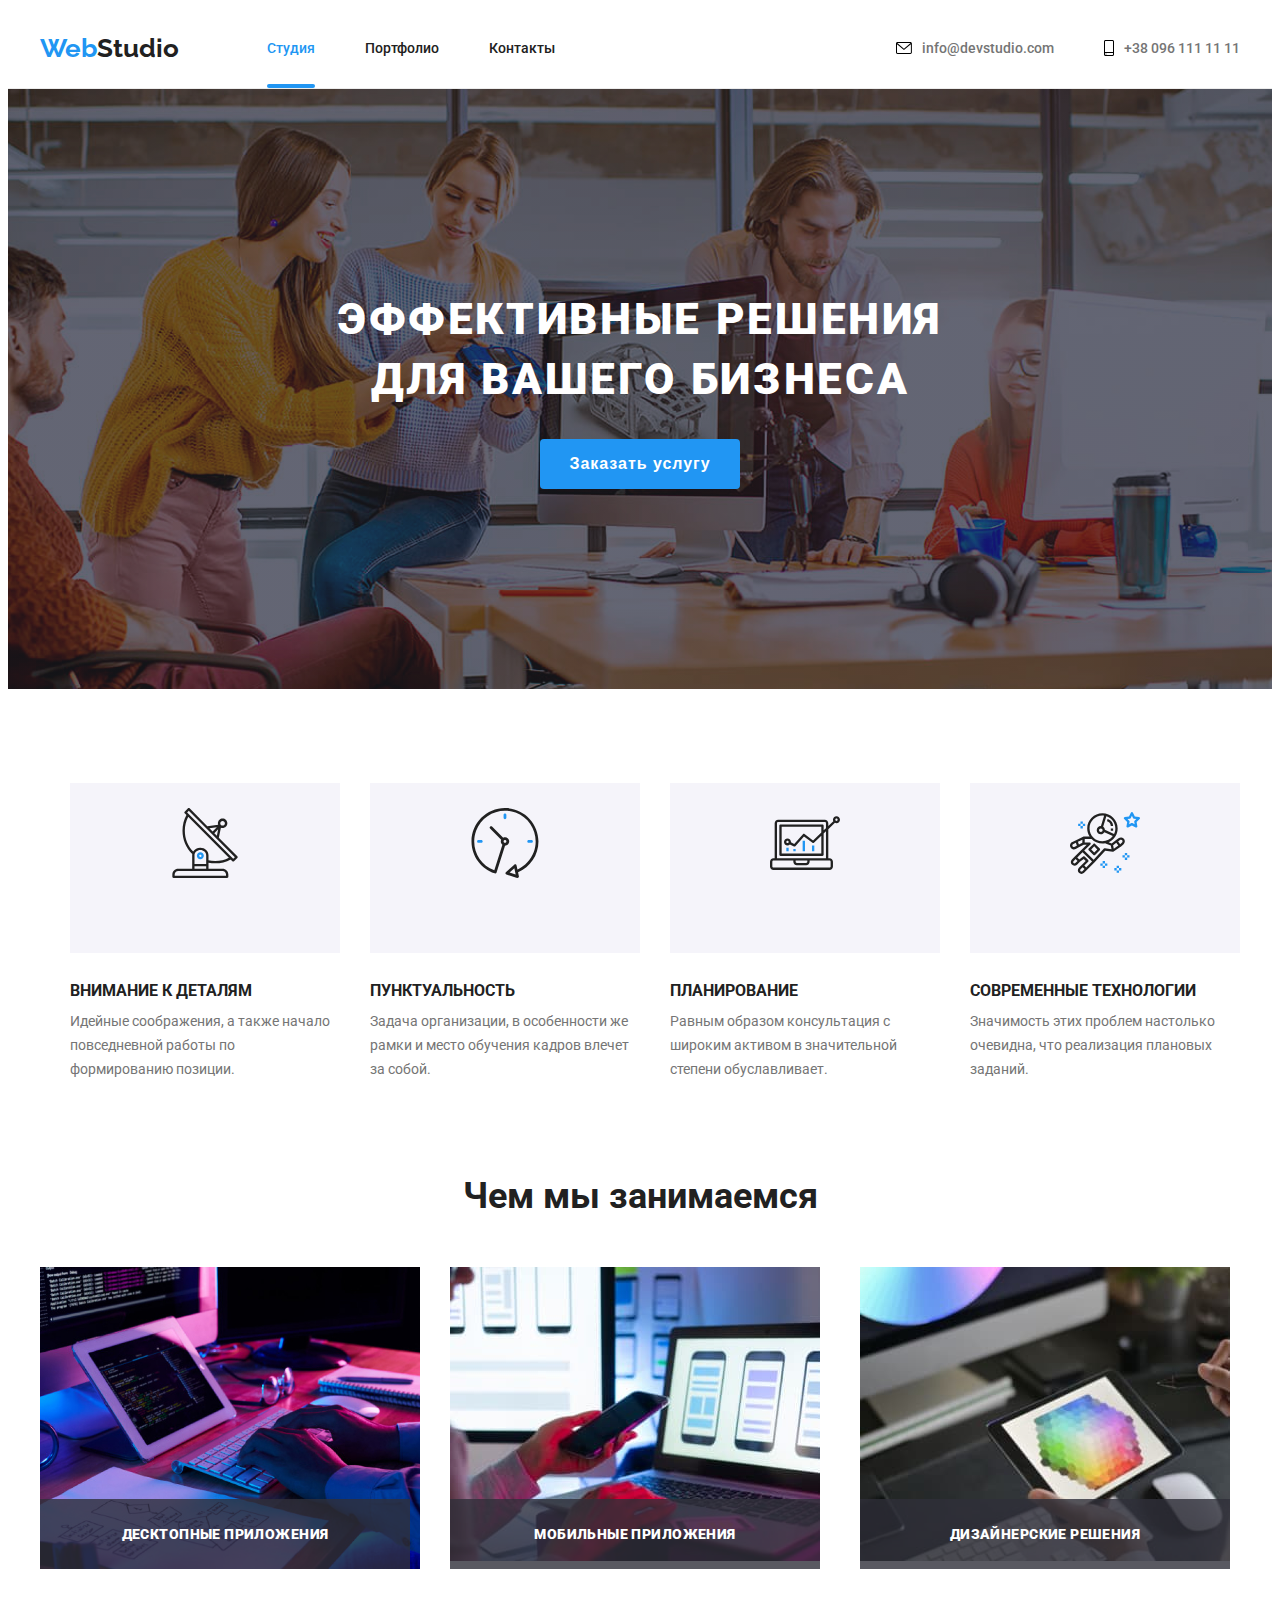
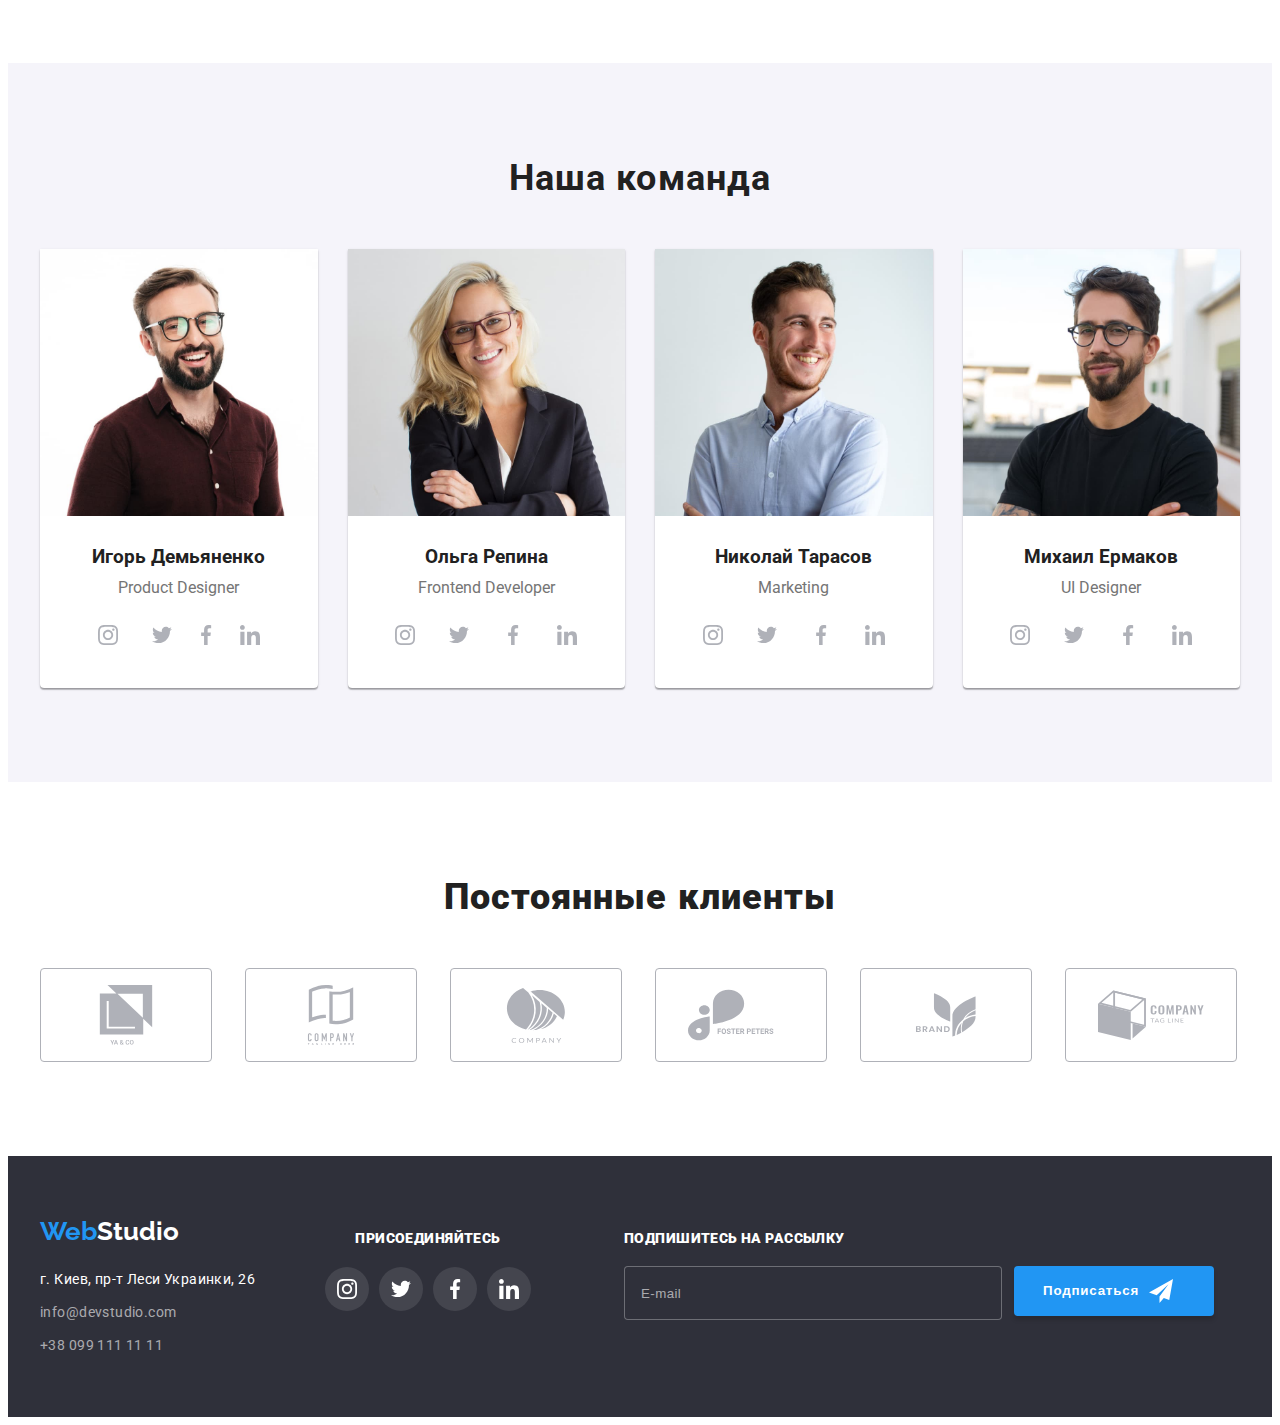
<file: index.html>
<!DOCTYPE html>
<html lang="ru">
  <head>
    <meta charset="UTF-8" />
    <meta http-equiv="X-UA-Compatible" content="IE=edge" />
    <meta name="viewport" content="width=device-width, initial-scale=1.0" />
    <title>WebStudio</title>
    <link
      rel="stylesheet"
      href="https://cdnjs.cloudflare.com/ajax/libs/modern-normalize/1.1.0/modern-normalize.min.css"
      integrity="sha512-wpPYUAdjBVSE4KJnH1VR1HeZfpl1ub8YT/NKx4PuQ5NmX2tKuGu6U/JRp5y+Y8XG2tV+wKQpNHVUX03MfMFn9Q=="
      crossorigin="anonymous"
      referrerpolicy="no-referrer"
    />
    <link rel="preconnect" href="https://fonts.googleapis.com" />
    <link rel="preconnect" href="https://fonts.gstatic.com" crossorigin />
    <link
      href="https://fonts.googleapis.com/css2?family=Raleway:wght@700&family=Roboto:wght@400;500;700;900&display=swap"
      rel="stylesheet"
    />
    <link rel="stylesheet" href="./css/main.min.css" />
  </head>

  <body>
    <header class="header">
        <div class="container header-container">
        <nav class="header-nav">
            <a class="link logo" href="./index.html">Web<span class="logo-span-header">Studio</span>
            </a>
            <ul class="list header-nav__list">
                <li class="header-nav__item"><a class="header-nav--current" href="./index.html">Студия</a></li>
                <li class="header-nav__item"><a class="header-nav__link" href="./portfolio.html">Портфолио</a></li>
                <li class="header-nav__item"><a class="header-nav__link" href="">Контакты</a></li>
            </ul>
        </nav>
          <div class="header-connect">
                <ul class="contact-list">
                    <li class="contact-list__item">
                    <a class="contact-list__link" href="mailto:info@devstudio.com" target="_blank" rel="noopener noreferrer">
                        <svg class="contact-list__icon" width="16" height="12">
                            <use href="./images/icons.svg#icon-envelope">
                            </use>
                        </svg>
                    info@devstudio.com</a>
                    </li>
                <li class="contact-list__item">
                <a class="contact-list__link" href="tel:+380961111111" target="_blank" rel="noopener noreferrer">
                    <svg class="contact-list__icon" width="10" height="16">
                        <use href="./images/icons.svg#icon-smartphone">
                        </use>
                    </svg>
                    +38 096 111 11 11</a>
                </li>
                </ul>
          </div>
          <div class="mob-menu-container">
            <button type="button" class="mob-menu-open" data-menu-open>
              <svg class="icon-mob-menu-open" width="24" height="16">
                <use href="./images/icons.svg#icon-mob-menu-open"></use>
              </svg>
            </button>
            </div>
        </div>
            <div class="mob-menu is-hidden" data-menu>
              <button type="button" class="mob-menu__close" data-menu-close>
                <svg class="icon-mob-menu-close" width="19" height="19">
                  <use href="./images/icons.svg#icon-mob-menu-close">
                  </use>
                </svg>
              </button>
              <ul class="mob-menu__list">
                <li class="mob-menu__item">
                  <a class="mob-menu__link current" href="./index.html">Студия</a>
                </li>
                <li class="mob-menu__item">
                  <a class="mob-menu__link" href="./portfolio.html">Портфолио</a>
                </li>
                <li class="mob-menu__item">
                  <a class="mob-menu__link" href="">Контакты</a>
                </li>
              </ul>
              <div class="mob-menu-connect">
                <ul class="mob-menu-connect__list">
                  <li class="mob-menu-connect__item">
                    <a class="mob-menu-connect__tel"
                        href="tel:+380961111111"
                        target="_blank" rel="noopener noreferrer">
                        +38 096 111 11 11</a>
                  </li>
                  <li class="mob-menu-connect__item">
                    <a class="mob-menu-connect__mail"
                        href="mailto:info@devstudio.com"
                        target="_blank" rel="noopener noreferrer">
                        info@devstudio.com</a>
                  </li>
                </ul>
              </div>
              <ul class="mob-menu-social">
                <li class="mob-menu-social__item">
                  <a class="mob-menu-social__link"
                      href="instagramm.com"
                      target="_blank" rel="noopener noreferrer">
                  Instagram</a>
                </li>
                <li class="mob-menu-social__item">
                  <a class="mob-menu-social__link"
                      href="twitter.com"
                      target="_blank" rel="noopener noreferrer">
                  Twitter</a>
                </li>
                <li class="mob-menu-social__item">
                  <a class="mob-menu-social__link"
                      href="facebook.com"
                      target="_blank" rel="noopener noreferrer">
                  Facebook</a>
                </li>
                <li class="mob-menu-social__item">
                  <a class="mob-menu-social__link"
                      href="linkedin.com"
                      target="_blank" rel="noopener noreferrer">
                  LinkedIn</a>
                </li>
              </ul>
            </div>
    </header>

    <main>
      <section class="section hero">
        <div class="container">
          <h1 class="hero__title">Эффективные решения для вашего бизнеса</h1>
          <button class="hero__button" type="button" data-modal-open>Заказать услугу</button>
        </div>
        <div class="backdrop is-hidden" data-modal>
                <div class="modal">
                    <button class="modal-button" type="button" data-modal-close>
                        <svg class="close-icon" width="11" height="11">
                            <use href="./images/icons.svg#icon-close">
                            </use>
                        </svg>
                    </button>
                    <form action="">
                        <fieldset class="fieldset">
                            <legend class="modal-title">Оставьте свои данные, мы вам перезвоним</legend>
                            <div class="input-form">
                            <label class="modal-label">
                                Имя
                                <input class="modal-input"
                                type="text" name="name">
                                <svg class="modal-icon" width="18" height="18">
                                    <use href="./images/icons.svg#icon-name-icon">
                                    </use>
                                </svg>
                            </label>
                        </div>
                        <div class="input-form">
                            <label class="modal-label">
                                Телефон
                                <input class="modal-input"
                                type="tel" name="tel">
                                <svg class="modal-icon" width="18" height="18">
                                    <use href="./images/icons.svg#icon-phone-icon">
                                    </use>
                                </svg>
                            </label>
                        </div>
                        <div class="input-form">
                            <label class="modal-label">
                                Почта
                                <input class="modal-input"
                                type="email" name="email">
                                <svg class="modal-icon" width="18" height="18">
                                    <use href="./images/icons.svg#icon-email-icon">
                                    </use>
                                </svg>
                            </label>
                        </div>
                        <div class="input-form">
                            <label class="modal-label"
                            for="comments">
                                Комментарий
                                <textarea name="comments"
                                id="comments"
                                
                                placeholder="Введите текст"
                                class="modal-textarea"></textarea>
                            </label>
                        </div>
                        <div class="input-form">
                            <label class="checkbox-label">
                                <input type="checkbox"
                                name="agreement"
                                class="checkbox-agreement visually-hidden">
                                <span class="checkbox-icon-span">
                                    <svg class="checkbox-icon" width="16" height="15">
                                        <use href="./images/icons.svg#icon-checkbox">
                                        </use>
                                    </svg>
                                </span>
                                <span class="checkbox-span">
                                Соглашаюсь с рассылкой и принимаю
                                <a href="" class="checkbox-agreement-link">Условия договора</a>
                            </span>
                            </label>
                        </div>
                        <button type="submit" class="modal-submit-button">Отправить</button>
                        </fieldset>
                    </form>
                </div>
            </div>
      </section>

      <section class="section about">
        <div class="container">
          <h2 class="about__title visually-hidden">Наши качества</h2>
          <ul class="about-list">
            <li class="about-list__item">
              <div class="features">
                <svg class="attention-icon" width="70" height="70">
                  <use href="./images/icons.svg#icon-antena"></use>
                </svg>
              </div>
              <h3 class="about-list__title">Внимание к деталям</h3>
              <p class="about-list__aftertitle">
                Идейные соображения, а также начало повседневной работы по формированию позиции.
              </p>
            </li>
            <li class="about-list__item">
              <div class="features">
                <svg class="punctuality-icon" width="70" height="70">
                  <use href="./images/icons.svg#icon-time"></use>
                </svg>
              </div>
              <h3 class="about-list__title">Пунктуальность</h3>
              <p class="about-list__aftertitle">
                Задача организации, в особенности же рамки и место обучения кадров влечет за собой.
              </p>
            </li>
            <li class="about-list__item">
              <div class="features">
                <svg class="plans-icon" width="70" height="70">
                  <use href="./images/icons.svg#icon-plan"></use>
                </svg>
              </div>
              <h3 class="about-list__title">Планирование</h3>
              <p class="about-list__aftertitle">
                Равным образом консультация с широким активом в значительной степени обуславливает.
              </p>
            </li>
            <li class="about-list__item">
              <div class="features">
                <svg class="astronaut-icon" width="70" height="70">
                  <use href="./images/icons.svg#icon-astronaut"></use>
                </svg>
              </div>
              <h3 class="about-list__title">Современные технологии</h3>
              <p class="about-list__aftertitle">
                Значимость этих проблем настолько очевидна, что реализация плановых заданий.
              </p>
            </li>
          </ul>
          <h2 class="portfolio">Чем мы занимаемся</h2>
          <ul class="portfolio-list">
            <li class="portfolio-list__item">
              <div class="image-wrapper">
                <picture>
                <source
                srcset="./images/work1.jpg 1x,
                        ./images/work1-x2.jpg 2x"
                        media="(min-width: 1200px)">
                <img
                  src="./images/work1.jpg"
                  alt="процесс работы вебстудио"
                />
              </picture>
                <div class="portfolio-list__wrapper">
                  <h3 class="portfolio-list__title">Десктопные приложения</h3>
                </div>
              </div>
            </li>
            <li class="portfolio-list__item">
              <div class="image-wrapper">
                <picture>
                <source
                srcset="./images/work2.jpg 1x,
                        ./images/work2-x2.jpg 2x"
                        media="(min-width: 1200px)">
                <img
                  src="./images/work2.jpg"
                  alt="процесс работы вебстудио"
                />
              </picture>
                <div class="portfolio-list__wrapper">
                  <h3 class="portfolio-list__title">Мобильные приложения</h3>
                </div>
              </div>
            </li>
            <li class="portfolio-list__item">
              <div class="image-wrapper">
                <picture>
                <source
                srcset="./images/work3.jpg 1x,
                        ./images/work3-x2.jpg 2x"
                        media="(min-width: 1200px)">
                <img
                  src="./images/work3.jpg"
                  alt="процесс работы вебстудио"
                />
              </picture>
                <div class="portfolio-list__wrapper">
                  <h3 class="portfolio-list__title">Дизайнерские решения</h3>
                </div>
              </div>
            </li>
          </ul>
        </div>
      </section>

      <section class="section team">
        <div class="container">
          <h2 class="team__title">Наша команда</h2>
          <ul class="team__list team-list">
            <li class="team-list__item">
              <picture>
                <source
                srcset="./images/team-img-desk-1.jpg 1x,
                        ./images/team-img-desk-1-x2.jpg 2x"
                        media="(min-width: 1200px)">
                <source
                srcset="./images/team-img-tab-1.jpg 1x,
                        ./images/team-img-tab-1-x2.jpg 2x"
                        media="(min-width: 768px)">
                <source
                srcset="./images/team-img-mob-1.jpg 1x,
                        ./images/team-img-mob-1-x2.jpg 2x"
                        media="(min-width: 480px)">
                <img
                src="./images/team-img-desk-1.jpg"
                alt="игорь демьяненко"
              />
              </picture>
              <div class="card-container">
                <h3 class="team-list__title">Игорь Демьяненко</h3>
                <p lang="en" class="team-list__aftertitle">Product Designer</p>
                <ul class="social-list">
                  <li class="social-list__item">
                    <a
                      class="social-list__link"
                      href="https://www.instagram.com"
                      target="_blank"
                      rel="noopener noreferrer"
                    >
                      <svg class="social-list__icon" width="20" height="20">
                        <use href="./images/icons.svg#icon-instagram"></use>
                      </svg>
                    </a>
                  </li>
                  <li class="social-list__item">
                    <a
                      class="social-list__link"
                      href="https://www.twitter.com"
                      target="_blank"
                      rel="noopener noreferrer"
                    >
                      <svg class="social-list__icon" width="20" height="20">
                        <use href="./images/icons.svg#icon-twitter"></use>
                      </svg>
                    </a>
                  </li>
                  <li class="social-list_item">
                    <a
                      class="social-list__link"
                      href="https://www.facebook.com"
                      target="_blank"
                      rel="noopener noreferrer"
                    >
                      <svg class="social-list__icon" width="20" height="20">
                        <use href="./images/icons.svg#icon-facebook"></use>
                      </svg>
                    </a>
                  </li>
                  <li class="social-list__item">
                    <a
                      class="social-list__link"
                      href="https://www.linkedin.com"
                      target="_blank"
                      rel="noopener noreferrer"
                    >
                      <svg class="social-list__icon" width="20" height="20">
                        <use href="./images/icons.svg#icon-linkedin"></use>
                      </svg>
                    </a>
                  </li>
                </ul>
              </div>
            </li>
            <li class="team-list__item">
              <picture>
                <source
                srcset="./images/team-img-desk-2.jpg 1x,
                        ./images/team-img-desk-2-x2.jpg 2x"
                        media="(min-width: 1200px)">
                <source
                srcset="./images/team-img-tab-2.jpg 1x,
                        ./images/team-img-tab-2-x2.jpg 2x"
                        media="(min-width: 768px)">
                <source
                srcset="./images/team-img-mob-2.jpg 1x,
                        ./images/team-img-mob-2-x2.jpg 2x"
                        media="(min-width: 480px)">
              <img
                src="./images/team-img-desk-2.jpg"
                alt="ольга репина"
              />
              </picture>
              <div class="card-container">
                <h3 class="team-list__title">Ольга Репина</h3>
                <p lang="en" class="team-list__aftertitle">Frontend Developer</p>
                <ul class="social-list">
                  <li class="social-list__item">
                    <a
                      class="social-list__link"
                      href="https://www.instagram.com"
                      target="_blank"
                      rel="noopener noreferrer"
                    >
                      <svg class="social-list__icon" width="20" height="20">
                        <use href="./images/icons.svg#icon-instagram"></use>
                      </svg>
                    </a>
                  </li>
                  <li class="social-list__item">
                    <a
                      class="social-list__link"
                      href="https://www.twitter.com"
                      target="_blank"
                      rel="noopener noreferrer"
                    >
                      <svg class="social-list__icon" width="20" height="20">
                        <use href="./images/icons.svg#icon-twitter"></use>
                      </svg>
                    </a>
                  </li>
                  <li class="social-list__item">
                    <a
                      class="social-list__link"
                      href="https://www.facebook.com"
                      target="_blank"
                      rel="noopener noreferrer"
                    >
                      <svg class="social-list__icon" width="20" height="20">
                        <use href="./images/icons.svg#icon-facebook"></use>
                      </svg>
                    </a>
                  </li>
                  <li class="social-list__item">
                    <a
                      class="social-list__link"
                      href="https://www.linkedin.com"
                      target="_blank"
                      rel="noopener noreferrer"
                    >
                      <svg class="social-list__icon" width="20" height="20">
                        <use href="./images/icons.svg#icon-linkedin"></use>
                      </svg>
                    </a>
                  </li>
                </ul>
              </div>
            </li>
            <li class="team-list__item">
              <picture>
                <source
                srcset="./images/team-img-desk-3.jpg 1x,
                        ./images/team-img-desk-3-x2.jpg 2x"
                        media="(min-width: 1200px)">
                <source
                srcset="./images/team-img-tab-3.jpg 1x,
                        ./images/team-img-tab-3-x2.jpg 2x"
                        media="(min-width: 768px)">
                <source
                srcset="./images/team-img-mob-3.jpg 1x,
                        ./images/team-img-mob-3-x2.jpg 2x"
                        media="(min-width: 480px)">
              <img src="./images/team-img-desk-3.jpg"
                        alt="николай тарасов"
                        />
              </picture>
              <div class="card-container">
                <h3 class="team-list__title">Николай Тарасов</h3>
                <p lang="en" class="team-list__aftertitle">Marketing</p>
                <ul class="social-list">
                  <li class="social-list__item">
                    <a
                      class="social-list__link"
                      href="https://www.instagram.com"
                      target="_blank"
                      rel="noopener noreferrer"
                    >
                      <svg class="social-list__icon" width="20" height="20">
                        <use href="./images/icons.svg#icon-instagram"></use>
                      </svg>
                    </a>
                  </li>
                  <li class="social-list__item">
                    <a
                      class="social-list__link"
                      href="https://www.twitter.com"
                      target="_blank"
                      rel="noopener noreferrer"
                    >
                      <svg class="social-list__icon" width="20" height="20">
                        <use href="./images/icons.svg#icon-twitter"></use>
                      </svg>
                    </a>
                  </li>
                  <li class="social-list__item">
                    <a
                      class="social-list__link"
                      href="https://www.facebook.com"
                      target="_blank"
                      rel="noopener noreferrer"
                    >
                      <svg class="social-list__icon" width="20" height="20">
                        <use href="./images/icons.svg#icon-facebook"></use>
                      </svg>
                    </a>
                  </li>
                  <li class="social-list__item">
                    <a
                      class="social-list__link"
                      href="https://www.linkedin.com"
                      target="_blank"
                      rel="noopener noreferrer"
                    >
                      <svg class="social-list__icon" width="20" height="20">
                        <use href="./images/icons.svg#icon-linkedin"></use>
                      </svg>
                    </a>
                  </li>
                </ul>
              </div>
            </li>
            <li class="team-list__item">
              <picture>
              <source
                srcset="./images/team-img-desk-4.jpg 1x,
                        ./images/team-img-desk-4-x2.jpg 2x"
                        media="(min-width: 1200px)">
                <source
                srcset="./images/team-img-tab-4.jpg 1x,
                        ./images/team-img-tab-4-x2.jpg 2x"
                        media="(min-width: 768px)">
                <source
                srcset="./images/team-img-mob-4.jpg 1x,
                        ./images/team-img-mob-4-x2.jpg 2x"
                        media="(min-width: 480px)">
              <img src="./images/team-img-desk-4.jpg"
                        alt="михаил ермаков"
                        />
            </picture>
              <div class="card-container">
                <h3 class="team-list__title">Михаил Ермаков</h3>
                <p lang="en" class="team-list__aftertitle">UI Designer</p>
                <ul class="social-list">
                  <li class="social-list__item">
                    <a
                      class="social-list__link"
                      href="https://www.instagram.com"
                      target="_blank"
                      rel="noopener noreferrer"
                    >
                      <svg class="social-list__icon" width="20" height="20">
                        <use href="./images/icons.svg#icon-instagram"></use>
                      </svg>
                    </a>
                  </li>
                  <li class="social-list__item">
                    <a
                      class="social-list__link"
                      href="https://www.twitter.com"
                      target="_blank"
                      rel="noopener noreferrer"
                    >
                      <svg class="social-list__icon" width="20" height="20">
                        <use href="./images/icons.svg#icon-twitter"></use>
                      </svg>
                    </a>
                  </li>
                  <li class="social-list__item">
                    <a
                      class="social-list__link"
                      href="https://www.facebook.com"
                      target="_blank"
                      rel="noopener noreferrer"
                    >
                      <svg class="social-list__icon" width="20" height="20">
                        <use href="./images/icons.svg#icon-facebook"></use>
                      </svg>
                    </a>
                  </li>
                  <li class="social-list__item">
                    <a
                      class="social-list__link"
                      href="https://www.linkedin.com"
                      target="_blank"
                      rel="noopener noreferrer"
                    >
                      <svg class="social-list__icon" width="20" height="20">
                        <use href="./images/icons.svg#icon-linkedin"></use>
                      </svg>
                    </a>
                  </li>
                </ul>
              </div>
            </li>
          </ul>
        </div>
      </section>

      <section class="section">
        <div class="container">
          <h2 class="clients-title">Постоянные клиенты</h2>
          <ul class="clients-list">
            <li class="clients-list__item">
              <a class="clients-list__link" href="">
                <svg class="clients-list__icon" width="106" height="60">
                  <use href="./images/icons.svg#icon-company1"></use>
                </svg>
              </a>
            </li>
            <li class="clients-list__item">
              <a class="clients-list__link" href="">
                <svg class="clients-list__icon" width="106" height="60">
                  <use href="./images/icons.svg#icon-company2"></use>
                </svg>
              </a>
            </li>
            <li class="clients-list__item">
              <a class="clients-list__link" href="">
                <svg class="clients-list__icon" width="106" height="60">
                  <use href="./images/icons.svg#icon-company3"></use>
                </svg>
              </a>
            </li>
            <li class="clients-list__item">
              <a class="clients-list__link" href="">
                <svg class="clients-list__icon" width="106" height="60">
                  <use href="./images/icons.svg#icon-foster"></use>
                </svg>
              </a>
            </li>
            <li class="clients-list__item">
              <a class="clients-list__link" href="">
                <svg class="clients-list__icon" width="106" height="60">
                  <use href="./images/icons.svg#icon-company5"></use>
                </svg>
              </a>
            </li>
            <li class="clients-list__item">
              <a class="clients-list__link" href="">
                <svg class="clients-list__icon" width="106" height="60">
                  <use href="./images/icons.svg#icon-company"></use>
                </svg>
              </a>
            </li>
          </ul>
        </div>
      </section>
    </main>

    <footer class="footer">
        <div class="container footer-container">
            <div class="adress-container">
            <address>
            <ul class="footer-list">
                <li class="footer-list__item footer-list-logo"><a class="logo" href="./index.html">Web<span class="logo-span-footer">Studio</span></a></li>
                <li class="footer-list__item">
                    <a class="footer-list__link street " href="https://goo.gl/maps/fT915jiTdRozChB46" target="_blank" rel="noopener noreferrer">г. Киев,
                        пр-т Леси Украинки, 26</a>
                </li>
                <li class="footer-list__item"><a class="footer-list__link" href="mailto:info@devstudio.com" target="_blank" rel="noopener noreferrer">info@devstudio.com</a>
                </li>
                <li class="footer-list__item"><a class="footer-list__link" href="tel:+380991111111" target="_blank" rel="noopener noreferrer">+38 099 111 11 11</a></li>
            </ul>
        </address>
    </div>

    <div class="join-container">
        <b class="join">присоединяйтесь</b>
        <ul class="footer-social">
            <li class="footer-social__item">
                <a class="footer-social__link" href="https://www.instagram.com" target="_blank" rel="noopener noreferrer">
                    <svg class="footer-social__icon" width="20" height="20">
                        <use href="./images/icons.svg#icon-instagram2">
                        </use>
                    </svg>
                </a>
            </li>
            <li class="footer-social__item">
                <a class="footer-social__link" href="https://www.twitter.com" target="_blank" rel="noopener noreferrer">
                    <svg class="footer-social__icon" width="20" height="20">
                        <use href="./images/icons.svg#icon-twitter2">
                        </use>
                    </svg>
                </a>
            </li>
            <li class="footer-social__item">
                <a class="footer-social__link" href="https://www.facebook.com" target="_blank" rel="noopener noreferrer">
                    <svg class="footer-social__icon" width="20" height="20">
                        <use href="./images/icons.svg#icon-facebook2">
                        </use>
                    </svg>
                </a>
            </li>
            <li class="footer-social__item">
                <a class="footer-social__link" href="https://www.linkedin.com" target="_blank" rel="noopener noreferrer">
                    <svg class="footer-social__icon" width="20" height="20">
                        <use href="./images/icons.svg#icon-linkedin2">
                        </use>
                    </svg>
                </a>
            </li>
        </ul>
    </div>
    <div class="subscribe-container">
        <b class="subscribe">Подпишитесь на рассылку</b>
        <form class="subscribe-form" action="">
            <label for="email">
            </label>
            <input 
            name="email" 
            class="subscribe-form__input" 
            type="email"
            placeholder="E-mail">

            <button type="submit" class="subscribe-form__button">Подписаться
                <svg class="subscribe-form__icon" width="24" height="24">
                    <use href="./images/icons.svg#icon-subscribe">
                    </use>
                </svg>
            </button>
        </form>
    </div>
    </footer>
    <script src="./js/mob-menu.js"></script>
    <script src="./js/modal.js"></script>
  </body>
</html>
</file>
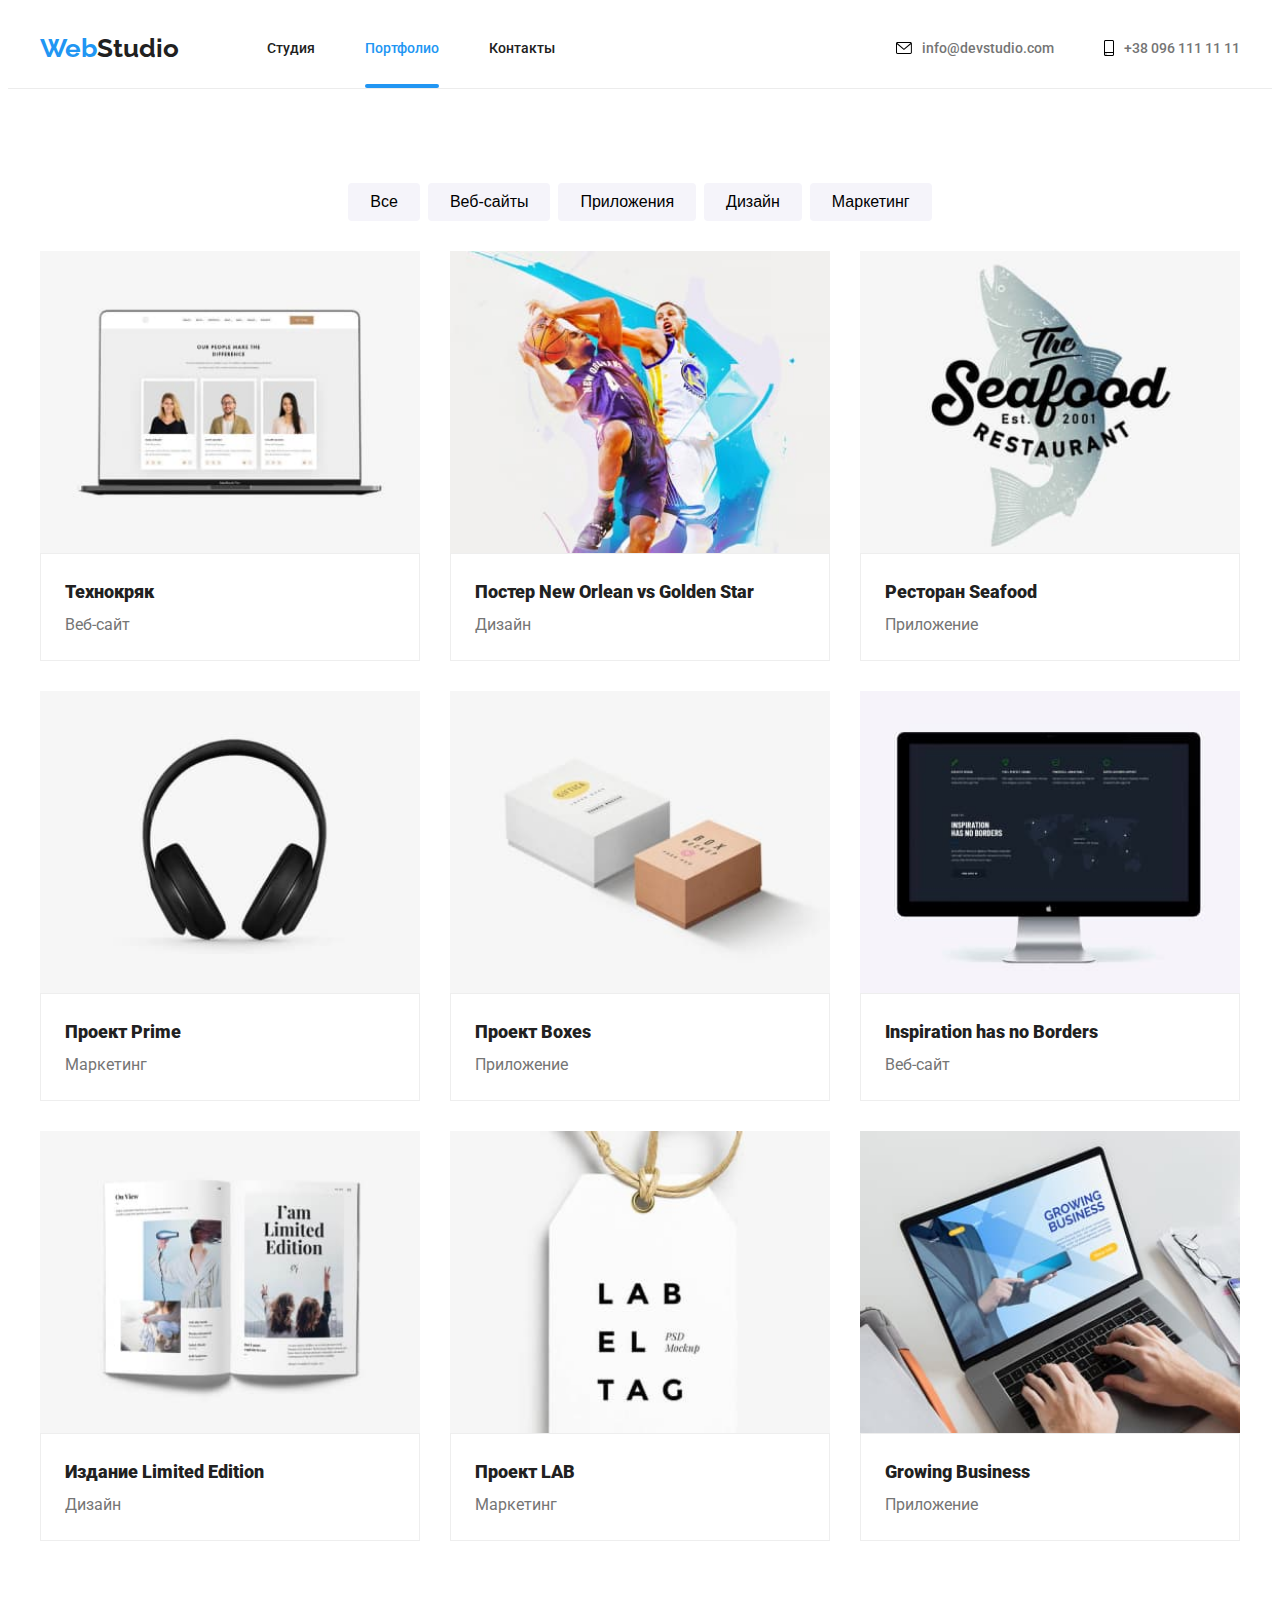
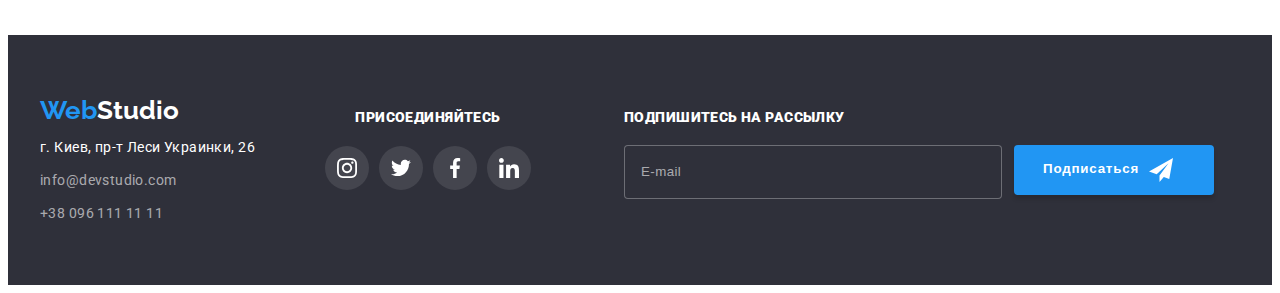
<file: portfolio.html>
<!DOCTYPE html>
<html lang="ru">
  <head>
    <meta charset="UTF-8" />
    <meta http-equiv="X-UA-Compatible" content="IE=edge" />
    <meta name="viewport" content="width=device-width, initial-scale=1.0" />
    <title>Portfolio</title>
    <link
      rel="stylesheet"
      href="https://cdnjs.cloudflare.com/ajax/libs/modern-normalize/1.1.0/modern-normalize.min.css"
      integrity="sha512-wpPYUAdjBVSE4KJnH1VR1HeZfpl1ub8YT/NKx4PuQ5NmX2tKuGu6U/JRp5y+Y8XG2tV+wKQpNHVUX03MfMFn9Q=="
      crossorigin="anonymous"
      referrerpolicy="no-referrer"
    />
    <link rel="preconnect" href="https://fonts.googleapis.com" />
    <link rel="preconnect" href="https://fonts.gstatic.com" crossorigin />
    <link
      href="https://fonts.googleapis.com/css2?family=Raleway:wght@700&family=Roboto:wght@400;500;700;900&display=swap"
      rel="stylesheet"
    />
    <link rel="stylesheet" href="./css/main.min.css" />
  </head>

  <body>
    <header class="header">
        <div class="container header-container">
        <nav class="header-nav">
            <a class="link logo" href="./index.html">Web<span class="logo-span-header">Studio</span>
            </a>
            <ul class="list header-nav__list">
                <li class="header-nav__item"><a class="header-nav__link" href="./index.html">Студия</a></li>
                <li class="header-nav__item"><a class="header-nav--current" href="./portfolio.html">Портфолио</a></li>
                <li class="header-nav__item"><a class="header-nav__link" href="">Контакты</a></li>
            </ul>
        </nav>
        <div class="header-connect">
                <ul class="list contact-list">
                    <li class="contact-list__item">
                    <a class="link contact-list__link" href="mailto:info@devstudio.com" target="_blank" rel="noopener noreferrer">
                        <svg class="contact-list__icon" width="16" height="12">
                            <use href="./images/icons.svg#icon-envelope">
                            </use>
                        </svg>
                    info@devstudio.com</a>
                    </li>
                <li class="contact-list__item">
                <a class="link contact-list__link" href="tel:+380961111111" target="_blank" rel="noopener noreferrer">
                    <svg class="contact-list__icon" width="10" height="16">
                        <use href="./images/icons.svg#icon-smartphone">
                        </use>
                    </svg>
                    +38 096 111 11 11</a>
                </li>
                </ul>
                </div>
                <button type="button" class="mob-menu-open" data-menu-open>
              <svg class="icon-mob-menu-open" width="24" height="16">
                <use href="./images/icons.svg#icon-mob-menu-open"></use>
              </svg>
            </button>
            <div class="mob-menu is-hidden" data-menu>
              <button type="button" class="mob-menu__close" data-menu-close>
                <svg class="icon-mob-menu-close" width="19" height="19">
                  <use href="./images/icons.svg#icon-mob-menu-close">
                  </use>
                </svg>
              </button>
              <ul class="mob-menu__list">
                <li class="mob-menu__item">
                  <a class="mob-menu__link" href="./index.html">Студия</a>
                </li>
                <li class="mob-menu__item">
                  <a class="mob-menu__link current" href="./portfolio.html">Портфолио</a>
                </li>
                <li class="mob-menu__item">
                  <a class="mob-menu__link" href="">Контакты</a>
                </li>
              </ul>
              <div class="mob-menu-connect">
                <ul class="mob-menu-connect__list">
                  <li class="mob-menu-connect__item">
                    <a class="mob-menu-connect__tel"
                        href="tel:+380961111111"
                        target="_blank" rel="noopener noreferrer">
                        +38 096 111 11 11</a>
                  </li>
                  <li class="mob-menu-connect__item">
                    <a class="mob-menu-connect__mail"
                        href="mailto:info@devstudio.com"
                        target="_blank" rel="noopener noreferrer">
                        info@devstudio.com</a>
                  </li>
                </ul>
              </div>
              <ul class="mob-menu-social">
                <li class="mob-menu-social__item">
                  <a class="mob-menu-social__link"
                      href="instagramm.com"
                      target="_blank" rel="noopener noreferrer">
                  Instagram</a>
                </li>
                <li class="mob-menu-social__item">
                  <a class="mob-menu-social__link"
                      href="twitter.com"
                      target="_blank" rel="noopener noreferrer">
                  Twitter</a>
                </li>
                <li class="mob-menu-social__item">
                  <a class="mob-menu-social__link"
                      href="facebook.com"
                      target="_blank" rel="noopener noreferrer">
                  Facebook</a>
                </li>
                <li class="mob-menu-social__item">
                  <a class="mob-menu-social__link"
                      href="linkedin.com"
                      target="_blank" rel="noopener noreferrer">
                  LinkedIn</a>
                </li>
              </ul>
            </div>
            </div>
    </header>

    <main>
      <section class="section hero-projects">
        <div class="container">
          <h1 class="visually-hidden">Наше портфолио</h1>
          <ul class="list hero-list">
            <li class="hero-list-item">
              <button type="button" class="hero-list-button">Все</button>
            </li>
            <li class="hero-list-item">
              <button type="button" class="hero-list-button">Веб-сайты</button>
            </li>
            <li class="hero-list-item">
              <button type="button" class="hero-list-button">Приложения</button>
            </li>
            <li class="hero-list-item">
              <button type="button" class="hero-list-button">Дизайн</button>
            </li>
            <li class="hero-list-item">
              <button type="button" class="hero-list-button">Маркетинг</button>
            </li>
          </ul>
        </div>

        <div class="container">
          <ul class="list projects-list">
            <li class="projects-list-item">
              <a class="link project-link" href="" target="_blank" rel="noopener noreferrer">
                <div class="projects-wrapper">
                  <picture>
                <source
                srcset="./images/portfolio-desk-1.jpg 1x,
                        ./images/portfolio-desk-1-x2.jpg 2x"
                        media="(min-width: 1200px)">
                <source
                srcset="./images/portfolio-tab-1.jpg 1x,
                        ./images/portfolio-tab-1-x2.jpg 2x"
                        media="(min-width: 768px)">
                <source
                srcset="./images/portfolio-mob-1.jpg 1x,
                        ./images/portfolio-mob-1-x2.jpg 2x"
                        media="(min-width: 480px)">
                <img src="./images/portfolio-desk-1.jpg"
                  alt="Технокряк"
              />
              </picture>
                  <div class="project-overlay">
                    Технокряк это современная площадка распространения коронавируса. Компании
                    используют эту платформу для цифрового шпионажа и атак на защищённые сервера
                    конкурентов.
                  </div>
                </div>
                <div class="project-container techno-container">
                  <h2 class="project-title">Технокряк</h2>
                  <p class="project-title-disc">Веб-сайт</p>
                </div>
              </a>
            </li>
            <li class="projects-list-item">
              <a class="link project-link" href="" target="_blank" rel="noopener noreferrer">
                <div class="projects-wrapper">
                <picture>
                  <source
                      srcset="./images/portfolio-desk-2.jpg 1x,
                        ./images/portfolio-desk-2-x2.jpg 2x"
                        media="(min-width: 1200px)">
                      <source
                      srcset="./images/portfolio-tab-2.jpg 1x,
                        ./images/portfolio-tab-2-x2.jpg 2x"
                        media="(min-width: 768px)">
                      <source
                      srcset="./images/portfolio-mob-2.jpg 1x,
                        ./images/portfolio-mob-2-x2.jpg 2x"
                        media="(min-width: 480px)">
                      <img src="./images/portfolio-desk-2.jpg"
                            alt="Постер"
                    />
              </picture>
                  <div class="project-overlay">
                    Технокряк это современная площадка распространения коронавируса. Компании
                    используют эту платформу для цифрового шпионажа и атак на защищённые сервера
                    конкурентов.
                  </div>
                </div>
                <div class="project-container">
                  <h2 class="project-title">
                    Постер <span lang="en">New Orlean vs Golden Star</span>
                  </h2>
                  <p class="project-title-disc">Дизайн</p>
                </div>
              </a>
            </li>
            <li class="projects-list-item">
              <a class="link project-link" href="" target="_blank" rel="noopener noreferrer">
                <div class="projects-wrapper">
                  <picture>
                  <source
                      srcset="./images/portfolio-desk-3.jpg 1x,
                        ./images/portfolio-desk-3-x2.jpg 2x"
                        media="(min-width: 1200px)">
                      <source
                      srcset="./images/portfolio-tab-3.jpg 1x,
                        ./images/portfolio-tab-3-x2.jpg 2x"
                        media="(min-width: 768px)">
                      <source
                      srcset="./images/portfolio-mob-3.jpg 1x,
                        ./images/portfolio-mob-3-x2.jpg 2x"
                        media="(min-width: 480px)">
                      <img src="./images/portfolio-desk-3.jpg"
                            alt="Seafood"
                    />
              </picture>
                  <div class="project-overlay">
                    Технокряк это современная площадка распространения коронавируса. Компании
                    используют эту платформу для цифрового шпионажа и атак на защищённые сервера
                    конкурентов.
                  </div>
                </div>
                <div class="project-container">
                  <h2 class="project-title">Ресторан <span lang="en">Seafood</span></h2>
                  <p class="project-title-disc">Приложение</p>
                </div>
              </a>
            </li>
            <li class="projects-list-item">
              <a class="link project-link" href="" target="_blank" rel="noopener noreferrer">
                <div class="projects-wrapper">
                  <picture>
                  <source
                      srcset="./images/portfolio-desk-4.jpg 1x,
                        ./images/portfolio-desk-4-x2.jpg 2x"
                        media="(min-width: 1200px)">
                      <source
                      srcset="./images/portfolio-tab-4.jpg 1x,
                        ./images/portfolio-tab-4-x2.jpg 2x"
                        media="(min-width: 768px)">
                      <source
                      srcset="./images/portfolio-mob-4.jpg 1x,
                        ./images/portfolio-mob-4-x2.jpg 2x"
                        media="(min-width: 480px)">
                      <img src="./images/portfolio-desk-4.jpg"
                            alt="Проект Prime"
                    />
              </picture>
                  <div class="project-overlay">
                    Технокряк это современная площадка распространения коронавируса. Компании
                    используют эту платформу для цифрового шпионажа и атак на защищённые сервера
                    конкурентов.
                  </div>
                </div>
                <div class="project-container">
                  <h2 class="project-title">Проект <span lang="en">Prime</span></h2>
                  <p class="project-title-disc">Маркетинг</p>
                </div>
              </a>
            </li>
            <li class="projects-list-item">
              <a class="link project-link" href="" target="_blank" rel="noopener noreferrer">
                <div class="projects-wrapper">
                  <picture>
                  <source
                      srcset="./images/portfolio-desk-5.jpg 1x,
                        ./images/portfolio-desk-5-x2.jpg 2x"
                        media="(min-width: 1200px)">
                      <source
                      srcset="./images/portfolio-tab-5.jpg 1x,
                        ./images/portfolio-tab-5-x2.jpg 2x"
                        media="(min-width: 768px)">
                      <source
                      srcset="./images/portfolio-mob-5.jpg 1x,
                        ./images/portfolio-mob-5-x2.jpg 2x"
                        media="(min-width: 480px)">
                      <img src="./images/portfolio-desk-5.jpg"
                            alt="Проект Boxes"
                    />
              </picture>
                  <div class="project-overlay">
                    Технокряк это современная площадка распространения коронавируса. Компании
                    используют эту платформу для цифрового шпионажа и атак на защищённые сервера
                    конкурентов.
                  </div>
                </div>
                <div class="project-container">
                  <h2 class="project-title">Проект <span lang="en">Boxes</span></h2>
                  <p class="project-title-disc">Приложение</p>
                </div>
              </a>
            </li>
            <li class="projects-list-item">
              <a class="link project-link" href="" target="_blank" rel="noopener noreferrer">
                <div class="projects-wrapper">
                  <picture>
                  <source
                      srcset="./images/portfolio-desk-6.jpg 1x,
                        ./images/portfolio-desk-6-x2.jpg 2x"
                        media="(min-width: 1200px)">
                      <source
                      srcset="./images/portfolio-tab-6.jpg 1x,
                        ./images/portfolio-tab-6-x2.jpg 2x"
                        media="(min-width: 768px)">
                      <source
                      srcset="./images/portfolio-mob-6.jpg 1x,
                        ./images/portfolio-mob-6-x2.jpg 2x"
                        media="(min-width: 480px)">
                      <img src="./images/portfolio-desk-6.jpg"
                            alt="Inspiration"
                    />
              </picture>
                  <div class="project-overlay">
                    Технокряк это современная площадка распространения коронавируса. Компании
                    используют эту платформу для цифрового шпионажа и атак на защищённые сервера
                    конкурентов.
                  </div>
                </div>
                <div class="project-container">
                  <h2 class="project-title"><span lang="en">Inspiration has no Borders</span></h2>
                  <p class="project-title-disc">Веб-сайт</p>
                </div>
              </a>
            </li>
            <li class="projects-list-item">
              <a class="link project-link" href="" target="_blank" rel="noopener noreferrer">
                <div class="projects-wrapper">
                  <picture>
                  <source
                      srcset="./images/portfolio-desk-7.jpg 1x,
                        ./images/portfolio-desk-7-x2.jpg 2x"
                        media="(min-width: 1200px)">
                      <source
                      srcset="./images/portfolio-tab-7.jpg 1x,
                        ./images/portfolio-tab-7-x2.jpg 2x"
                        media="(min-width: 768px)">
                      <source
                      srcset="./images/portfolio-mob-7.jpg 1x,
                        ./images/portfolio-mob-7-x2.jpg 2x"
                        media="(min-width: 480px)">
                      <img src="./images/portfolio-desk-7.jpg"
                            alt="Limited Edition"
                    />
              </picture>
                  <div class="project-overlay">
                    Технокряк это современная площадка распространения коронавируса. Компании
                    используют эту платформу для цифрового шпионажа и атак на защищённые сервера
                    конкурентов.
                  </div>
                </div>
                <div class="project-container">
                  <h2 class="project-title">Издание <span lang="en">Limited Edition</span></h2>
                  <p class="project-title-disc">Дизайн</p>
                </div>
              </a>
            </li>
            <li class="projects-list-item">
              <a class="link project-link" href="" target="_blank" rel="noopener noreferrer">
                <div class="projects-wrapper">
                  <picture>
                  <source
                      srcset="./images/portfolio-desk-8.jpg 1x,
                        ./images/portfolio-desk-8-x2.jpg 2x"
                        media="(min-width: 1200px)">
                      <source
                      srcset="./images/portfolio-tab-8.jpg 1x,
                        ./images/portfolio-tab-8-x2.jpg 2x"
                        media="(min-width: 768px)">
                      <source
                      srcset="./images/portfolio-mob-8.jpg 1x,
                        ./images/portfolio-mob-8-x2.jpg 2x"
                        media="(min-width: 480px)">
                      <img src="./images/portfolio-desk-8.jpg"
                            alt="Проект LAB"
                    />
              </picture>
                  <div class="project-overlay">
                    Технокряк это современная площадка распространения коронавируса. Компании
                    используют эту платформу для цифрового шпионажа и атак на защищённые сервера
                    конкурентов.
                  </div>
                </div>
                <div class="project-container">
                  <h2 class="project-title">Проект <span lang="en">LAB</span></h2>
                  <p class="project-title-disc">Маркетинг</p>
                </div>
              </a>
            </li>
            <li class="projects-list-item">
              <a class="link project-link" href="" target="_blank" rel="noopener noreferrer">
                <div class="projects-wrapper">
                  <picture>
                  <source
                      srcset="./images/portfolio-desk-9.jpg 1x,
                        ./images/portfolio-desk-9-x2.jpg 2x"
                        media="(min-width: 1200px)">
                      <source
                      srcset="./images/portfolio-tab-9.jpg 1x,
                        ./images/portfolio-tab-9-x2.jpg 2x"
                        media="(min-width: 768px)">
                      <source
                      srcset="./images/portfolio-mob-9.jpg 1x,
                        ./images/portfolio-mob-9-x2.jpg 2x"
                        media="(min-width: 480px)">
                      <img src="./images/portfolio-desk-9.jpg"
                            alt="Growing Business"
                    />
              </picture>
                  <div class="project-overlay">
                    Технокряк это современная площадка распространения коронавируса. Компании
                    используют эту платформу для цифрового шпионажа и атак на защищённые сервера
                    конкурентов.
                  </div>
                </div>
                <div class="project-container">
                  <h2 class="project-title"><span lang="en">Growing Business</span></h2>
                  <p class="project-title-disc">Приложение</p>
                </div>
              </a>
            </li>
          </ul>
        </div>
      </section>
    </main>

    <footer class="footer">
        <div class="container footer-container">
            <div class="adress-container">
            <address>
            <ul class="footer-list">
                <li class="footer-list__item footer-list--logo"><a class="logo" href="./index.html">Web<span class="logo-span-footer">Studio</span></a></li>
                <li class="footer-list__item">
                    <a class="footer-list__link street " href="https://goo.gl/maps/fT915jiTdRozChB46" target="_blank" rel="noopener noreferrer">г. Киев,
                        пр-т Леси Украинки, 26</a>
                </li>
                <li class="footer-list__item"><a class="footer-list__link" href="mailto:info@devstudio.com" target="_blank" rel="noopener noreferrer">info@devstudio.com</a>
                </li>
                <li class="footer-list__item"><a class="footer-list__link" href="tel:+380961111111" target="_blank" rel="noopener noreferrer">+38 096 111 11 11</a></li>
            </ul>
        </address>
    </div>

    <div class="join-container">
        <b class="join">присоединяйтесь</b>
        <ul class="footer-social">
            <li class="footer-social__item">
                <a class="footer-social__link" href="https://www.instagram.com" target="_blank" rel="noopener noreferrer">
                    <svg class="footer-social__icon" width="20" height="20">
                        <use href="./images/icons.svg#icon-instagram2">
                        </use>
                    </svg>
                </a>
            </li>
            <li class="footer-social__item">
                <a class="footer-social__link" href="https://www.twitter.com" target="_blank" rel="noopener noreferrer">
                    <svg class="footer-social__icon" width="20" height="20">
                        <use href="./images/icons.svg#icon-twitter2">
                        </use>
                    </svg>
                </a>
            </li>
            <li class="footer-social__item">
                <a class="footer-social__link" href="https://www.facebook.com" target="_blank" rel="noopener noreferrer">
                    <svg class="footer-social__icon" width="20" height="20">
                        <use href="./images/icons.svg#icon-facebook2">
                        </use>
                    </svg>
                </a>
            </li>
            <li class="footer-social__item">
                <a class="footer-social__link" href="https://www.linkedin.com" target="_blank" rel="noopener noreferrer">
                    <svg class="footer-social__icon" width="20" height="20">
                        <use href="./images/icons.svg#icon-linkedin2">
                        </use>
                    </svg>
                </a>
            </li>
        </ul>
    </div>
    <div class="subscribe-container">
        <b class="subscribe">Подпишитесь на рассылку</b>
        <form class="subscribe-form" action="">
            <label for="email">
            </label>
            <input 
            name="email" 
            class="subscribe-form__input" 
            type="email"
            placeholder="E-mail">

            <button type="submit" class="subscribe-form__button">Подписаться
                <svg class="subscribe-form__icon" width="24" height="24">
                    <use href="./images/icons.svg#icon-subscribe">
                    </use>
                </svg>
            </button>
        </form>
    </div>
    </footer>
    <script src="./js/mob-menu.js"></script>
  </body>
</html>
</file>
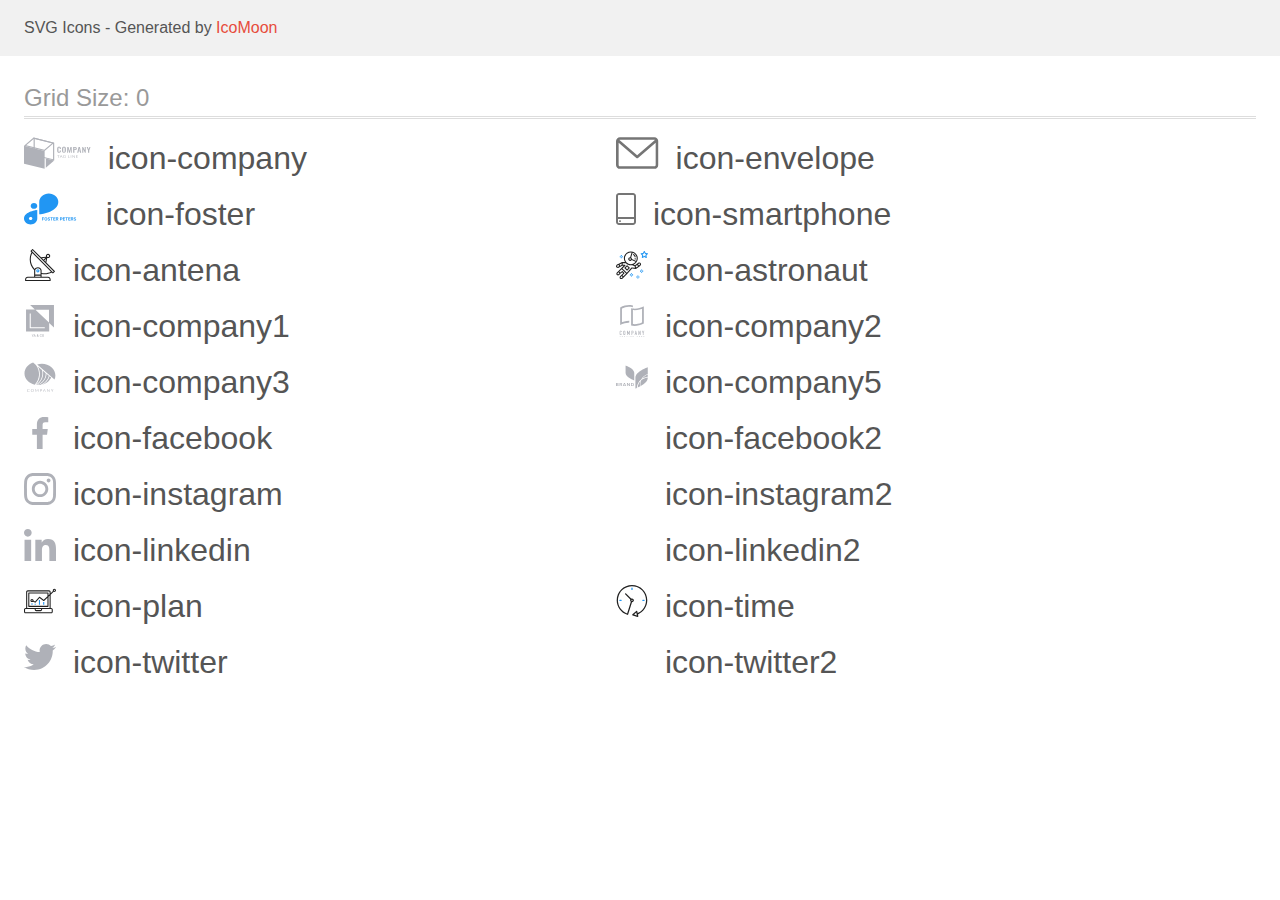
<file: images/icomoon/demo.html>
<!doctype html>
<html>
<head>
    <title>IcoMoon - SVG Icons</title>
    <meta charset="utf-8">
    <meta name="viewport" content="width=device-width, initial-scale=1">
    <link rel="stylesheet" href="demo-files/demo.css">
    <link rel="stylesheet" href="style.css">
</head>
<body>
<svg aria-hidden="true" style="position: absolute; width: 0; height: 0; overflow: hidden;" version="1.1" xmlns="http://www.w3.org/2000/svg" xmlns:xlink="http://www.w3.org/1999/xlink">
<defs>
<symbol id="icon-company" viewBox="0 0 67 32">
<path fill="#afb1b8" style="fill: var(--color1, #afb1b8)" d="M33.724 15.224c-0.315-0.419-0.466-0.915-0.43-1.414v-2.050c0-0.628 0.142-1.106 0.428-1.433s0.775-0.489 1.469-0.488c0.652 0 1.115 0.139 1.389 0.417 0.299 0.355 0.444 0.789 0.411 1.226v0.482h-1.167v-0.488c0.004-0.16-0.007-0.319-0.034-0.478-0.017-0.108-0.076-0.208-0.167-0.284-0.12-0.081-0.271-0.121-0.423-0.111-0.16-0.010-0.318 0.031-0.444 0.117-0.102 0.084-0.169 0.193-0.193 0.313-0.033 0.167-0.049 0.337-0.046 0.507v2.488c-0.018 0.24 0.033 0.48 0.15 0.699 0.058 0.074 0.139 0.132 0.233 0.169s0.198 0.050 0.301 0.039c0.149 0.011 0.298-0.030 0.413-0.113 0.095-0.082 0.156-0.188 0.174-0.302 0.027-0.165 0.039-0.332 0.036-0.498v-0.505h1.167v0.461c0.033 0.456-0.109 0.909-0.403 1.289-0.268 0.305-0.725 0.457-1.396 0.457s-1.179-0.163-1.466-0.501z"></path>
<path fill="#afb1b8" style="fill: var(--color1, #afb1b8)" d="M38.583 15.245c-0.295-0.319-0.442-0.784-0.442-1.4v-2.157c0-0.609 0.147-1.070 0.442-1.383s0.788-0.469 1.478-0.467c0.686 0 1.177 0.156 1.471 0.467 0.295 0.313 0.444 0.774 0.444 1.383v2.157c0 0.609-0.15 1.076-0.449 1.397s-0.788 0.482-1.466 0.482c-0.679 0-1.181-0.163-1.478-0.48zM40.605 14.727c0.106-0.2 0.154-0.419 0.14-0.638v-2.641c0.014-0.215-0.034-0.43-0.138-0.626-0.059-0.075-0.142-0.135-0.238-0.172s-0.203-0.050-0.308-0.037c-0.105-0.013-0.212 0-0.308 0.037s-0.18 0.096-0.24 0.172c-0.106 0.195-0.154 0.41-0.14 0.626v2.653c-0.015 0.219 0.033 0.439 0.14 0.638 0.068 0.067 0.152 0.121 0.246 0.158s0.196 0.056 0.3 0.056c0.103 0 0.206-0.019 0.3-0.056s0.178-0.091 0.246-0.158v-0.012z"></path>
<path fill="#afb1b8" style="fill: var(--color1, #afb1b8)" d="M43.38 9.901h1.256l0.945 3.979 0.966-3.979h1.222l0.123 5.743h-0.904l-0.097-3.992-0.932 3.992h-0.725l-0.966-4.006-0.089 4.006h-0.913l0.114-5.743z"></path>
<path fill="#afb1b8" style="fill: var(--color1, #afb1b8)" d="M49.301 9.901h1.957c1.127 0 1.691 0.544 1.691 1.631 0 1.041-0.593 1.561-1.78 1.56h-0.667v2.553h-1.208l0.007-5.743zM50.973 12.356c0.119 0.013 0.24 0.004 0.355-0.028s0.22-0.084 0.309-0.154c0.139-0.194 0.2-0.422 0.174-0.649 0.006-0.175-0.013-0.35-0.058-0.521-0.017-0.057-0.047-0.111-0.089-0.158s-0.093-0.086-0.153-0.116c-0.168-0.069-0.353-0.101-0.539-0.092h-0.469v1.716h0.469z"></path>
<path fill="#afb1b8" style="fill: var(--color1, #afb1b8)" d="M54.691 9.901h1.297l1.331 5.743h-1.126l-0.263-1.324h-1.157l-0.271 1.324h-1.143l1.331-5.743zM55.8 13.655l-0.452-2.411-0.452 2.411h0.903z"></path>
<path fill="#afb1b8" style="fill: var(--color1, #afb1b8)" d="M58.395 9.901h0.846l1.619 3.276v-3.276h1.003v5.743h-0.804l-1.628-3.42v3.42h-1.036l0.002-5.743z"></path>
<path fill="#afb1b8" style="fill: var(--color1, #afb1b8)" d="M64.209 13.455l-1.346-3.546h1.133l0.821 2.277 0.771-2.277h1.109l-1.329 3.546v2.19h-1.16v-2.19z"></path>
<path fill="#afb1b8" style="fill: var(--color1, #afb1b8)" d="M35.589 18.156v0.3h-0.986v2.334h-0.413v-2.334h-0.99v-0.3h2.389z"></path>
<path fill="#afb1b8" style="fill: var(--color1, #afb1b8)" d="M38.679 20.79h-0.319c-0.032 0.002-0.064-0.007-0.089-0.025-0.024-0.015-0.043-0.036-0.053-0.060l-0.285-0.626h-1.367l-0.285 0.626c-0.008 0.026-0.023 0.050-0.044 0.071-0.025 0.017-0.057 0.026-0.089 0.025h-0.319l1.208-2.634h0.42l1.222 2.624zM36.679 19.812h1.14l-0.483-1.072c-0.036-0.081-0.066-0.164-0.089-0.248-0.017 0.050-0.031 0.098-0.046 0.14l-0.044 0.11-0.478 1.070z"></path>
<path fill="#afb1b8" style="fill: var(--color1, #afb1b8)" d="M40.762 20.532c0.076 0.003 0.151 0.003 0.227 0 0.065-0.006 0.13-0.016 0.193-0.031 0.059-0.013 0.117-0.029 0.174-0.048 0.053-0.019 0.106-0.042 0.162-0.065v-0.592h-0.483c-0.012 0.001-0.024-0.001-0.035-0.005s-0.021-0.009-0.030-0.016c-0.008-0.006-0.014-0.013-0.018-0.022s-0.006-0.017-0.006-0.026v-0.202h0.937v1.010c-0.077 0.047-0.157 0.089-0.242 0.125-0.086 0.037-0.176 0.067-0.268 0.090-0.099 0.025-0.2 0.043-0.302 0.054-0.117 0.011-0.235 0.017-0.353 0.017-0.208 0.002-0.415-0.032-0.609-0.098-0.181-0.063-0.345-0.156-0.483-0.275-0.134-0.12-0.24-0.262-0.312-0.417-0.076-0.175-0.114-0.36-0.111-0.547-0.003-0.188 0.034-0.374 0.109-0.551 0.069-0.156 0.176-0.298 0.312-0.417 0.138-0.119 0.302-0.212 0.483-0.273 0.207-0.067 0.426-0.1 0.647-0.098 0.112-0 0.225 0.008 0.336 0.023 0.098 0.014 0.195 0.036 0.288 0.067 0.084 0.027 0.165 0.062 0.242 0.104 0.074 0.041 0.144 0.087 0.21 0.138l-0.116 0.163c-0.009 0.015-0.023 0.027-0.039 0.036s-0.036 0.014-0.055 0.014c-0.027-0.001-0.053-0.008-0.075-0.021-0.036-0.017-0.075-0.038-0.118-0.063-0.051-0.028-0.106-0.052-0.162-0.071-0.072-0.025-0.146-0.044-0.222-0.058-0.101-0.016-0.204-0.024-0.307-0.023-0.159-0.002-0.318 0.023-0.466 0.073-0.134 0.047-0.256 0.118-0.355 0.209-0.1 0.095-0.177 0.206-0.225 0.328-0.108 0.285-0.108 0.593 0 0.878 0.053 0.124 0.135 0.237 0.242 0.332 0.099 0.090 0.219 0.162 0.353 0.209 0.154 0.046 0.316 0.063 0.478 0.052z"></path>
<path fill="#afb1b8" style="fill: var(--color1, #afb1b8)" d="M44.612 20.49h1.319v0.3h-1.722v-2.634h0.413l-0.010 2.334z"></path>
<path fill="#afb1b8" style="fill: var(--color1, #afb1b8)" d="M47.304 20.79h-0.413v-2.634h0.413v2.634z"></path>
<path fill="#afb1b8" style="fill: var(--color1, #afb1b8)" d="M48.84 18.168c0.025 0.012 0.046 0.028 0.063 0.048l1.766 1.986c-0.002-0.031-0.002-0.063 0-0.094 0-0.029 0-0.058 0-0.085v-1.877h0.36v2.645h-0.208c-0.031 0.002-0.062-0.003-0.089-0.015-0.025-0.013-0.047-0.030-0.065-0.050l-1.764-1.984c0 0.031 0 0.061 0 0.090s0 0.056 0 0.081v1.877h-0.345v-2.634h0.215c0.023 0 0.046 0.004 0.068 0.012z"></path>
<path fill="#afb1b8" style="fill: var(--color1, #afb1b8)" d="M54.070 18.156v0.29h-1.464v0.87h1.186v0.279h-1.186v0.899h1.464v0.29h-1.889v-2.628h1.889z"></path>
<path fill="#afb1b8" style="fill: var(--color1, #afb1b8)" d="M10.782 1.888l18.343 4.497v15.757l-18.343-4.494v-15.759zM9.605 0.545v17.867l20.694 5.074v-17.865l-20.694-5.076z"></path>
<path fill="#afb1b8" style="fill: var(--color1, #afb1b8)" d="M20.696 31.781l-20.696-5.079v-17.866l20.696 5.076v17.868z"></path>
<path fill="#afb1b8" style="fill: var(--color1, #afb1b8)" d="M9.948 1.686l18.104 4.44-7.699 6.649-18.106-4.442 7.702-6.647zM9.605 0.545l-9.605 8.292 20.696 5.076 9.603-8.292-20.694-5.076z"></path>
<path fill="#afb1b8" style="fill: var(--color1, #afb1b8)" d="M21.861 30.776l8.438-7.287-8.438-2.071v9.358z"></path>
</symbol>
<symbol id="icon-envelope" viewBox="0 0 43 32">
<path fill="#757575" style="fill: var(--color2, #757575)" d="M38.667 0h-34.667c-2.206 0-4 1.794-4 4v24c0 2.206 1.794 4 4 4h34.667c2.206 0 4-1.794 4-4v-24c0-2.206-1.794-4-4-4zM38.667 2.667c0.181 0 0.353 0.038 0.511 0.103l-17.844 15.466-17.844-15.466c0.158-0.066 0.33-0.103 0.511-0.103h34.667zM38.667 29.333h-34.667c-0.736 0-1.333-0.598-1.333-1.333v-22.413l17.793 15.421c0.251 0.217 0.563 0.326 0.874 0.326s0.622-0.108 0.874-0.326l17.793-15.421v22.413c0 0.736-0.598 1.333-1.333 1.333z"></path>
</symbol>
<symbol id="icon-foster" viewBox="0 0 65 32">
<path fill="#2196f3" style="fill: var(--color3, #2196f3)" d="M10.016 9.983h-0.002c-1.827 0-3.308 1.316-3.308 2.94v0.002c0 1.624 1.481 2.94 3.308 2.94h0.002c1.827 0 3.308-1.316 3.308-2.94v-0.002c0-1.624-1.481-2.94-3.308-2.94z"></path>
<path fill="#2196f3" style="fill: var(--color3, #2196f3)" d="M34.434 9.043c-0.005-2.255-1.015-4.417-2.81-6.012s-4.226-2.493-6.764-2.498v0c-2.538 0.004-4.972 0.902-6.767 2.497s-2.806 3.757-2.811 6.013v12.436c0 0 19.149-1.895 19.151-12.434v-0.002z"></path>
<path fill="#2196f3" style="fill: var(--color3, #2196f3)" d="M0 25.562c0.005 1.569 0.708 3.073 1.956 4.183s2.94 1.735 4.706 1.74c1.765-0.005 3.457-0.63 4.705-1.739s1.952-2.613 1.957-4.182v-8.654c0 0-13.325 1.32-13.325 8.652zM6.662 27.112c-0.345 0-0.682-0.091-0.969-0.261s-0.511-0.413-0.643-0.696c-0.132-0.283-0.167-0.595-0.099-0.896s0.233-0.577 0.477-0.794 0.555-0.364 0.893-0.424c0.338-0.060 0.689-0.029 1.008 0.088s0.591 0.316 0.783 0.571c0.192 0.255 0.294 0.555 0.294 0.861 0.001 0.204-0.044 0.406-0.131 0.595s-0.216 0.36-0.378 0.505c-0.162 0.145-0.355 0.259-0.567 0.338s-0.439 0.119-0.669 0.119v-0.006z"></path>
<path fill="#2196f3" style="fill: var(--color3, #2196f3)" d="M20.128 26.258h-1.286v1.328h-0.67v-3.25h2.116v0.542h-1.446v0.839h1.286v0.54zM23.346 26.035c0 0.32-0.057 0.6-0.17 0.842s-0.275 0.427-0.487 0.558c-0.21 0.131-0.451 0.196-0.723 0.196-0.269 0-0.51-0.065-0.721-0.194s-0.375-0.314-0.491-0.554c-0.116-0.241-0.175-0.518-0.176-0.83v-0.161c0-0.32 0.057-0.601 0.172-0.844 0.116-0.244 0.279-0.431 0.489-0.56 0.211-0.131 0.452-0.196 0.723-0.196s0.511 0.065 0.721 0.196c0.211 0.129 0.374 0.316 0.489 0.56 0.116 0.242 0.174 0.523 0.174 0.841v0.145zM22.668 25.888c0-0.341-0.061-0.6-0.183-0.777s-0.296-0.266-0.522-0.266c-0.225 0-0.398 0.088-0.52 0.263-0.122 0.174-0.184 0.43-0.185 0.768v0.158c0 0.332 0.061 0.589 0.183 0.772s0.298 0.275 0.527 0.275c0.225 0 0.397-0.088 0.518-0.263 0.121-0.177 0.182-0.434 0.183-0.772v-0.158zM25.518 26.734c0-0.126-0.045-0.223-0.134-0.29-0.089-0.068-0.25-0.14-0.482-0.214-0.232-0.076-0.416-0.15-0.551-0.223-0.369-0.199-0.554-0.468-0.554-0.806 0-0.176 0.049-0.332 0.147-0.469 0.1-0.138 0.242-0.246 0.426-0.324 0.186-0.077 0.394-0.116 0.625-0.116 0.232 0 0.439 0.042 0.621 0.127 0.181 0.083 0.322 0.202 0.422 0.355 0.101 0.153 0.152 0.327 0.152 0.522h-0.67c0-0.149-0.047-0.264-0.141-0.346-0.094-0.083-0.225-0.125-0.395-0.125-0.164 0-0.291 0.035-0.382 0.105-0.091 0.068-0.136 0.159-0.136 0.272 0 0.106 0.053 0.194 0.158 0.266 0.107 0.071 0.264 0.138 0.471 0.201 0.381 0.115 0.659 0.257 0.833 0.426s0.261 0.381 0.261 0.634c0 0.281-0.106 0.502-0.319 0.663-0.213 0.159-0.499 0.239-0.859 0.239-0.25 0-0.478-0.045-0.683-0.136-0.205-0.092-0.362-0.218-0.471-0.377-0.107-0.159-0.161-0.344-0.161-0.554h0.672c0 0.359 0.214 0.538 0.643 0.538 0.159 0 0.284-0.032 0.373-0.096 0.089-0.065 0.134-0.156 0.134-0.272zM29.092 24.879h-0.996v2.708h-0.67v-2.708h-0.982v-0.542h2.647v0.542zM31.431 26.178h-1.286v0.871h1.509v0.538h-2.179v-3.25h2.174v0.542h-1.504v0.775h1.286v0.525zM33.251 26.396h-0.533v1.19h-0.67v-3.25h1.208c0.384 0 0.68 0.086 0.888 0.257s0.312 0.413 0.312 0.725c0 0.222-0.048 0.407-0.145 0.556-0.095 0.147-0.24 0.265-0.435 0.353l0.703 1.328v0.031h-0.719l-0.609-1.19zM32.717 25.854h0.54c0.168 0 0.298-0.042 0.391-0.127 0.092-0.086 0.138-0.205 0.138-0.355 0-0.153-0.044-0.274-0.132-0.362-0.086-0.088-0.219-0.132-0.4-0.132h-0.538v0.975zM36.775 26.441v1.145h-0.67v-3.25h1.268c0.244 0 0.458 0.045 0.643 0.134 0.186 0.089 0.329 0.216 0.429 0.382 0.1 0.164 0.15 0.35 0.15 0.56 0 0.318-0.109 0.57-0.328 0.754-0.217 0.183-0.519 0.275-0.904 0.275h-0.587zM36.775 25.899h0.598c0.177 0 0.312-0.042 0.404-0.125 0.094-0.083 0.141-0.202 0.141-0.357 0-0.159-0.047-0.288-0.141-0.386s-0.223-0.149-0.388-0.152h-0.614v1.020zM41.012 26.178h-1.286v0.871h1.509v0.538h-2.179v-3.25h2.174v0.542h-1.504v0.775h1.286v0.525zM44.119 24.879h-0.995v2.708h-0.67v-2.708h-0.982v-0.542h2.647v0.542zM46.458 26.178h-1.286v0.871h1.509v0.538h-2.178v-3.25h2.174v0.542h-1.504v0.775h1.286v0.525zM48.277 26.396h-0.533v1.19h-0.67v-3.25h1.208c0.384 0 0.68 0.086 0.888 0.257s0.313 0.413 0.313 0.725c0 0.222-0.048 0.407-0.145 0.556-0.095 0.147-0.24 0.265-0.435 0.353l0.703 1.328v0.031h-0.719l-0.609-1.19zM47.744 25.854h0.54c0.168 0 0.298-0.042 0.391-0.127 0.092-0.086 0.138-0.205 0.138-0.355 0-0.153-0.044-0.274-0.132-0.362-0.086-0.088-0.219-0.132-0.4-0.132h-0.538v0.975zM51.679 26.734c0-0.126-0.045-0.223-0.134-0.29-0.089-0.068-0.25-0.14-0.482-0.214-0.232-0.076-0.416-0.15-0.551-0.223-0.369-0.199-0.554-0.468-0.554-0.806 0-0.176 0.049-0.332 0.147-0.469 0.1-0.138 0.242-0.246 0.426-0.324 0.186-0.077 0.394-0.116 0.625-0.116 0.232 0 0.439 0.042 0.621 0.127 0.182 0.083 0.322 0.202 0.422 0.355 0.101 0.153 0.152 0.327 0.152 0.522h-0.67c0-0.149-0.047-0.264-0.141-0.346-0.094-0.083-0.225-0.125-0.395-0.125-0.164 0-0.291 0.035-0.382 0.105-0.091 0.068-0.136 0.159-0.136 0.272 0 0.106 0.053 0.194 0.158 0.266 0.107 0.071 0.264 0.138 0.471 0.201 0.381 0.115 0.658 0.257 0.833 0.426s0.261 0.381 0.261 0.634c0 0.281-0.106 0.502-0.319 0.663-0.213 0.159-0.499 0.239-0.859 0.239-0.25 0-0.478-0.045-0.683-0.136-0.205-0.092-0.362-0.218-0.471-0.377-0.107-0.159-0.161-0.344-0.161-0.554h0.672c0 0.359 0.214 0.538 0.643 0.538 0.159 0 0.283-0.032 0.373-0.096 0.089-0.065 0.134-0.156 0.134-0.272z"></path>
</symbol>
<symbol id="icon-smartphone" viewBox="0 0 20 32">
<path fill="#757575" style="fill: var(--color2, #757575)" d="M17 0h-14c-1.654 0-3 1.346-3 3v26c0 1.654 1.346 3 3 3h14c1.654 0 3-1.346 3-3v-26c0-1.654-1.346-3-3-3zM3 2h14c0.552 0 1 0.448 1 1v21h-16v-21c0-0.552 0.448-1 1-1zM17 30h-14c-0.552 0-1-0.448-1-1v-3h16v3c0 0.552-0.448 1-1 1z"></path>
<path fill="#757575" style="fill: var(--color2, #757575)" d="M4.707 27.478c0.391 0.365 0.391 0.956 0 1.321s-1.024 0.365-1.414 0c-0.391-0.365-0.391-0.956 0-1.321s1.024-0.365 1.414 0z"></path>
</symbol>
<symbol id="icon-antena" viewBox="0 0 32 32">
<path fill="#212121" style="fill: var(--color4, #212121)" d="M30.773 22.098l-8.443-8.505 0.937-4.616c0.225 0.090 0.485 0.144 0.758 0.146h0.007c0.008 0 0.017 0 0.026 0 1.192 0 2.159-0.967 2.159-2.159s-0.967-2.159-2.159-2.159c-1.192 0-2.159 0.967-2.159 2.159 0 0.259 0.046 0.508 0.13 0.739l-0.005-0.015-4.96 0.606-8.091-8.133c-0.096-0.098-0.229-0.159-0.376-0.16h-0c-0.14 0.001-0.274 0.057-0.373 0.155l-1.512 1.504c-0.096 0.097-0.156 0.23-0.156 0.377s0.060 0.281 0.156 0.377v0l0.814 0.825c-1.143 2.062-1.816 4.522-1.816 7.139 0 4.106 1.656 7.824 4.336 10.525l-0.001-0.001c0.043 0.041 0.092 0.074 0.146 0.097-0.032 0.164-0.051 0.353-0.052 0.546v6.188h-6.4c-1.472 0.001-2.666 1.194-2.667 2.666v1.067c0 0.295 0.239 0.534 0.534 0.534h24.534c0.294 0 0.533-0.239 0.533-0.534v-1.067c-0.002-1.472-1.195-2.665-2.666-2.666h-6.4v-2.742c1.003 0.21 2.024 0.317 3.049 0.32 2.58-0.003 5.005-0.663 7.117-1.822l-0.077 0.039 0.818 0.823c0.099 0.101 0.235 0.159 0.376 0.16 0.14-0.001 0.274-0.057 0.373-0.155l1.512-1.504c0.096-0.097 0.156-0.23 0.156-0.377s-0.060-0.281-0.156-0.377v0zM23.28 6.233c0.193-0.192 0.459-0.31 0.752-0.31 0.589 0 1.067 0.478 1.067 1.066s-0.477 1.066-1.067 1.066c-0 0-0 0-0 0h-0.004c-0.587-0.003-1.061-0.479-1.061-1.066 0-0.295 0.12-0.563 0.314-0.756l0-0h-0.002zM22.024 9.737l-0.598 2.946-1.175-1.183 1.774-1.763zM21.419 8.835l-1.92 1.909-1.486-1.493 3.406-0.416zM24.004 28.8c0.884 0 1.6 0.716 1.6 1.6v0 0.534h-23.466v-0.534c0-0.884 0.716-1.6 1.6-1.6v0h20.267zM16.538 26.666v1.067h-5.334v-1.067h5.334zM11.204 25.6v-4.053c0-1.294 1.196-2.346 2.667-2.346s2.667 1.053 2.667 2.346v4.053h-5.334zM17.604 23.904v-2.357c0-1.882-1.675-3.413-3.733-3.413-0.017-0-0.038-0-0.058-0-1.353 0-2.54 0.707-3.213 1.771l-0.009 0.016c-2.36-2.482-3.812-5.846-3.812-9.55 0-2.314 0.567-4.496 1.569-6.414l-0.036 0.077 18.602 18.709c-1.823 0.947-3.979 1.502-6.266 1.502-1.079 0-2.128-0.124-3.136-0.357l0.093 0.018zM28.893 23.22l-21.057-21.181 0.754-0.752 7.935 7.98c0.004 0 0.006 0.007 0.010 0.010l13.114 13.191-0.757 0.752z"></path>
<path fill="#2196f3" style="fill: var(--color3, #2196f3)" d="M13.876 20.267h-0.005c-0.001 0-0.002 0-0.002 0-0.884 0-1.6 0.716-1.6 1.6s0.715 1.599 1.597 1.6h0.005c0.001 0 0.001 0 0.002 0 0.884 0 1.6-0.716 1.6-1.6s-0.715-1.599-1.598-1.6h-0zM14.249 22.245c-0.096 0.096-0.229 0.155-0.376 0.155-0.295 0-0.534-0.239-0.534-0.534s0.238-0.533 0.532-0.533h0c0.293 0.001 0.531 0.239 0.531 0.533 0 0.148-0.060 0.282-0.157 0.378l-0 0h0.005z"></path>
</symbol>
<symbol id="icon-astronaut" viewBox="0 0 32 32">
<path fill="#2196f3" style="fill: var(--color3, #2196f3)" d="M31.974 4.524c-0.064-0.191-0.227-0.332-0.427-0.362l-0.003-0-1.911-0.278-0.855-1.731c-0.179-0.365-0.777-0.365-0.956 0l-0.855 1.731-1.911 0.278c-0.26 0.039-0.457 0.26-0.457 0.528 0 0.15 0.062 0.285 0.161 0.382l1.383 1.348-0.326 1.903c-0.034 0.2 0.048 0.402 0.212 0.522 0.166 0.12 0.383 0.135 0.562 0.040l1.709-0.899 1.709 0.899c0.072 0.038 0.157 0.061 0.247 0.061 0.295 0 0.534-0.239 0.534-0.534 0-0.031-0.003-0.062-0.008-0.092l0 0.003-0.326-1.903 1.383-1.348c0.099-0.097 0.161-0.233 0.161-0.382 0-0.059-0.009-0.115-0.027-0.168l0.001 0.004zM29.511 5.851c-0.126 0.122-0.183 0.299-0.153 0.472l0.191 1.114-1-0.526c-0.072-0.039-0.158-0.062-0.249-0.062s-0.177 0.023-0.252 0.063l0.003-0.001-1 0.526 0.191-1.114c0.005-0.027 0.008-0.059 0.008-0.091 0-0.149-0.061-0.285-0.16-0.381l-0-0-0.811-0.79 1.119-0.162c0.174-0.025 0.324-0.134 0.402-0.292l0.5-1.013 0.5 1.013c0.078 0.158 0.228 0.267 0.402 0.292l1.119 0.162-0.809 0.79zM26.134 20.522h-1.067v1.067h1.067v-1.067zM26.134 22.656h-1.067v1.066h1.067v-1.066zM27.2 21.589h-1.067v1.067h1.067v-1.067zM25.067 21.589h-1.067v1.067h1.067v-1.067zM22.4 26.389h-1.067v1.067h1.067v-1.067zM22.4 28.523h-1.067v1.067h1.067v-1.067zM23.467 27.456h-1.067v1.067h1.067v-1.067zM21.334 27.456h-1.067v1.067h1.067v-1.067zM16 24.256h-1.066v1.067h1.066v-1.067zM16 26.389h-1.066v1.067h1.066v-1.067zM17.067 25.322h-1.067v1.067h1.067v-1.067zM14.934 25.322h-1.067v1.067h1.067v-1.067zM5.867 6.122h-1.066v1.066h1.066v-1.066zM5.867 8.256h-1.066v1.066h1.066v-1.066zM6.933 7.189h-1.067v1.067h1.066v-1.067zM4.8 7.189h-1.067v1.067h1.067v-1.067z"></path>
<path fill="#212121" style="fill: var(--color4, #212121)" d="M24.715 14.16c-0.28-0.376-0.698-0.636-1.179-0.703l-0.009-0.001c-0.076-0.012-0.164-0.018-0.254-0.018-0.411 0-0.789 0.139-1.090 0.373l0.004-0.003-1.253 0.96-1.898 1.417-1.358-0.541c2.421-1.086 4.113-3.508 4.113-6.32 0-3.823-3.122-6.934-6.961-6.934s-6.961 3.11-6.961 6.934c0 1.386 0.415 2.674 1.12 3.759l-2.768-0.024c-0.009 0-0.016 0.005-0.023 0.005-0.057 0.003-0.11 0.014-0.159 0.033l0.004-0.001c-0.013 0.005-0.026 0.007-0.038 0.013-0.006 0.003-0.013 0.003-0.019 0.006l-3.233 1.596c-0 0-0.001 0-0.001 0.001l-1.893 0.91c-0.024 0.011-0.045 0.023-0.065 0.036l0.001-0.001c-0.482 0.324-0.795 0.867-0.795 1.483 0 0.297 0.073 0.577 0.201 0.823l-0.005-0.010c0.22 0.424 0.592 0.742 1.043 0.885l0.013 0.003c0.161 0.053 0.345 0.083 0.537 0.083 0.308 0 0.598-0.078 0.851-0.216l-0.009 0.005 1.388-0.738 2.264-1.169 1.357-0.008-5.442 5.415c0 0.001-0.001 0.001-0.001 0.001l-1.339 1.333c-0.303 0.299-0.491 0.714-0.491 1.173 0 0.002 0 0.003 0 0.005v-0c0.002 0.919 0.748 1.664 1.667 1.664 0.001 0 0.002 0 0.002 0h-0c0.428 0 0.854-0.162 1.18-0.485l1.314-1.309 1.741-1.3 0.901 0.897-3.102 3.088c-0.303 0.299-0.491 0.714-0.491 1.173 0 0.001 0 0.003 0 0.004v-0c0 0.445 0.174 0.864 0.49 1.179 0.302 0.3 0.717 0.485 1.176 0.485 0.001 0 0.002 0 0.003 0h-0c0.427 0 0.855-0.162 1.18-0.485l4.488-4.472c0.007-0.006 0.016-0.009 0.022-0.016l5.166-5.658 3.471 0.494c0.025 0.004 0.050 0.006 0.075 0.006 0.064 0 0.127-0.016 0.187-0.038 0.017-0.006 0.032-0.015 0.049-0.023 0.019-0.010 0.039-0.015 0.058-0.027l3.213-2.133c0.012-0.008 0.018-0.021 0.029-0.030 0.013-0.010 0.029-0.014 0.041-0.026l1.271-1.191c0.348-0.326 0.564-0.787 0.564-1.3 0-0.4-0.132-0.769-0.355-1.066l0.003 0.005zM2.13 17.77c-0.098 0.054-0.215 0.086-0.34 0.086-0.078 0-0.153-0.013-0.224-0.036l0.005 0.001c-0.294-0.093-0.504-0.364-0.504-0.683 0-0.235 0.114-0.444 0.289-0.575l0.002-0.001 1.314-0.632 0.316 0.924 0.133 0.389-0.992 0.527zM5.627 15.942l-1.548 0.8-0.255-0.746-0.184-0.537 2.027-1.001-0.040 1.484zM20.727 9.322c0 0.918-0.219 1.785-0.599 2.56l-4.181-1.899c-0.044-0.575-0.342-1.072-0.782-1.384l-0.006-0.004 1.464-4.861c2.377 0.757 4.104 2.975 4.104 5.588zM8.938 9.322c0-3.235 2.644-5.867 5.894-5.867 0.253 0 0.5 0.022 0.745 0.053l-1.432 4.753c-0.019 0-0.037-0.006-0.057-0.006-0 0-0.001 0-0.001 0-1.032 0-1.869 0.835-1.872 1.867v0c0.003 1.031 0.84 1.867 1.872 1.867 0 0 0 0 0.001 0h-0c0.695 0 1.295-0.383 1.618-0.944l3.863 1.755c-1.075 1.447-2.795 2.39-4.737 2.39-3.25 0-5.894-2.632-5.894-5.867zM14.895 10.122c0 0.441-0.362 0.8-0.806 0.8-0 0-0.001 0-0.001 0-0.443 0-0.802-0.358-0.804-0.8v-0c0-0.441 0.361-0.8 0.806-0.8s0.806 0.359 0.806 0.8zM2.464 25.146c-0.11 0.109-0.261 0.176-0.428 0.176s-0.317-0.067-0.427-0.175l0 0c-0.109-0.108-0.176-0.257-0.176-0.422s0.067-0.314 0.176-0.422l0-0 0.962-0.959 0.852 0.848-0.959 0.954zM5.678 28.88c-0.11 0.109-0.261 0.176-0.428 0.176s-0.317-0.067-0.427-0.175l0 0c-0.109-0.108-0.176-0.257-0.176-0.422s0.067-0.314 0.176-0.422l0-0 0.963-0.959 0.852 0.848-0.96 0.955zM9.16 25.411l-0.001 0.001-1.765 1.76-0.852-0.848 1.765-1.757c0.040-0.040 0.065-0.088 0.090-0.136 0.007-0.014 0.020-0.026 0.026-0.040 0.016-0.041 0.019-0.085 0.026-0.128 0.003-0.025 0.014-0.048 0.014-0.073 0-0.035-0.013-0.070-0.020-0.105-0.006-0.032-0.006-0.064-0.019-0.096-0.025-0.053-0.055-0.098-0.092-0.138l0 0c-0.010-0.012-0.014-0.026-0.025-0.038h-0.001s0-0.001-0.001-0.002l-1.607-1.6c-0.017-0.017-0.039-0.024-0.058-0.038-0.025-0.021-0.054-0.040-0.084-0.056l-0.003-0.001c-0.026-0.012-0.058-0.023-0.090-0.031l-0.003-0.001c-0.030-0.009-0.065-0.017-0.101-0.020l-0.002-0c-0.007-0-0.015-0-0.023-0-0.026 0-0.051 0.002-0.075 0.005l0.003-0c-0.036 0.005-0.069 0.009-0.104 0.021s-0.064 0.027-0.094 0.045c-0.020 0.011-0.043 0.015-0.061 0.029l-1.774 1.324-0.901-0.897 2.399-2.386 4.36 4.289-0.928 0.919zM15.979 18.394c-0.016-0.002-0.030 0.004-0.046 0.003-0.008-0-0.017-0.001-0.027-0.001-0.031 0-0.062 0.003-0.092 0.008l0.003-0c-0.070 0.011-0.132 0.035-0.187 0.070l0.002-0.001c-0.030 0.018-0.057 0.037-0.083 0.061-0.013 0.011-0.028 0.016-0.040 0.029l-4.698 5.146-4.328-4.256 2.833-2.818c0.096-0.097 0.156-0.23 0.156-0.377 0-0.295-0.239-0.534-0.534-0.534-0.001 0-0.001 0-0.002 0h0l-2.219 0.013 0.028-1.607 3.104 0.027c1.264 1.297 3.027 2.101 4.978 2.101 0.001 0 0.002 0 0.003 0h-0c0.438 0 0.864-0.046 1.28-0.122 0.040 0.032 0.080 0.064 0.129 0.085l2.41 0.96 0.152 0.758 0.178 0.886-3.003-0.427zM20.020 18.572l-0.313-1.558 1.446-1.080 0.946 1.257-2.080 1.381zM23.773 15.741l-0.837 0.785-0.931-1.236 0.831-0.637c0.155-0.119 0.351-0.168 0.543-0.143 0.193 0.027 0.364 0.128 0.48 0.284 0.088 0.117 0.141 0.265 0.141 0.426 0 0.206-0.087 0.391-0.226 0.521l-0 0z"></path>
<path fill="#212121" style="fill: var(--color4, #212121)" d="M13.602 18.544l-2.143-2.134c-0.096-0.096-0.229-0.155-0.376-0.155s-0.28 0.059-0.376 0.155l-2.143 2.133c-0.097 0.097-0.156 0.23-0.156 0.378s0.060 0.281 0.156 0.378l-0-0 2.142 2.134c0.096 0.096 0.229 0.156 0.376 0.156s0.28-0.059 0.376-0.156v0l2.143-2.134c0.097-0.097 0.157-0.23 0.157-0.378s-0.060-0.281-0.157-0.378l-0-0zM11.083 20.303l-1.387-1.381 1.386-1.381 1.387 1.381-1.387 1.381zM17.164 5.071l-0.258 1.036c0.071 0.018 1.738 0.452 1.738 2.149h1.067c0-2.017-1.666-2.965-2.547-3.184zM19.711 9.322h-1.067v1.066h1.067v-1.066z"></path>
</symbol>
<symbol id="icon-company1" viewBox="0 0 32 32">
<path fill="#afb1b8" style="fill: var(--color1, #afb1b8)" d="M6.128 0l4.771 4.517-8.857-0.005v21.915h23.149v-8.379l4.766 4.512v-22.559h-23.83zM24.982 17.517l-13.528-12.807h13.528v12.807zM20.782 23.22h-15.076v-14.738h1.066v13.74h14.011v0.997zM9.266 29.345l-0.557 1.147-0.557-1.147h-0.467l0.813 1.529v0.891h0.422v-0.891l0.811-1.529h-0.465zM9.966 31.765l0.196-0.564h0.938l0.197 0.564h0.439l-0.916-2.42h-0.378l-0.914 2.42h0.437zM10.631 29.859l0.351 1.004h-0.701l0.351-1.004zM12.848 30.804c-0.057 0.085-0.091 0.19-0.091 0.303 0 0.001 0 0.003 0 0.004v-0c0 0.204 0.072 0.37 0.214 0.497s0.336 0.19 0.575 0.19c0.239 0 0.445-0.065 0.618-0.195l0.136 0.161h0.468l-0.355-0.421c0.14-0.191 0.209-0.435 0.209-0.733h-0.351c0 0.163-0.034 0.311-0.101 0.444l-0.468-0.552 0.165-0.12c0.1-0.068 0.184-0.152 0.249-0.249l0.002-0.003c0.048-0.079 0.076-0.174 0.076-0.275 0-0.001 0-0.003-0-0.004v0c0-0.003 0-0.006 0-0.009 0-0.149-0.065-0.283-0.169-0.374l-0.001-0c-0.108-0.097-0.251-0.157-0.408-0.157-0.008 0-0.017 0-0.025 0l0.001-0c-0.195 0-0.35 0.056-0.465 0.166s-0.173 0.259-0.173 0.449c0 0.078 0.018 0.157 0.054 0.241 0.038 0.083 0.104 0.184 0.197 0.302-0.179 0.129-0.3 0.24-0.36 0.334zM13.94 31.34c-0.104 0.084-0.237 0.135-0.382 0.136h-0c-0.006 0-0.013 0-0.020 0-0.104 0-0.199-0.040-0.27-0.106l0 0c-0.067-0.066-0.108-0.157-0.108-0.259 0-0.005 0-0.009 0-0.014l-0 0.001c0-0.129 0.067-0.245 0.2-0.346l0.052-0.037 0.528 0.624zM13.507 30.267c-0.114-0.141-0.172-0.257-0.172-0.351 0-0.081 0.024-0.148 0.070-0.201 0.044-0.049 0.107-0.081 0.178-0.081 0.004 0 0.007 0 0.010 0l-0.001-0c0.003-0 0.006-0 0.009-0 0.067 0 0.127 0.026 0.173 0.068l-0-0c0.048 0.045 0.072 0.099 0.072 0.161 0 0.003 0 0.006 0 0.009 0 0.090-0.040 0.171-0.103 0.226l-0 0-0.052 0.041-0.184 0.127zM17.446 31.582c0.166-0.145 0.261-0.347 0.286-0.605h-0.419c-0.022 0.173-0.075 0.296-0.158 0.37s-0.208 0.112-0.372 0.112c-0.18 0-0.318-0.069-0.412-0.206s-0.14-0.337-0.14-0.599v-0.214c0.003-0.259 0.052-0.453 0.15-0.587 0.099-0.134 0.24-0.201 0.422-0.201 0.157 0 0.276 0.039 0.357 0.116s0.133 0.202 0.153 0.376h0.419c-0.027-0.265-0.121-0.47-0.285-0.615s-0.378-0.218-0.645-0.218c-0.198 0-0.373 0.048-0.525 0.142-0.152 0.097-0.271 0.234-0.345 0.396l-0.002 0.006c-0.077 0.169-0.122 0.367-0.122 0.576 0 0.010 0 0.020 0 0.030l-0-0.001v0.226c0.003 0.223 0.045 0.418 0.125 0.587s0.193 0.298 0.339 0.39c0.148 0.091 0.318 0.136 0.511 0.136 0.276 0 0.497-0.072 0.663-0.216zM19.918 31.243c0.082-0.18 0.123-0.388 0.123-0.625v-0.134c0-0.007 0-0.016 0-0.024 0-0.216-0.047-0.421-0.131-0.605l0.004 0.009c-0.077-0.171-0.199-0.31-0.35-0.406l-0.004-0.002c-0.152-0.095-0.326-0.143-0.524-0.143s-0.372 0.048-0.525 0.144c-0.152 0.095-0.27 0.233-0.354 0.414-0.079 0.175-0.125 0.38-0.125 0.595 0 0.011 0 0.021 0 0.032l-0-0.002v0.136c0.001 0.232 0.043 0.436 0.126 0.613 0.084 0.178 0.203 0.315 0.356 0.411 0.154 0.095 0.329 0.143 0.525 0.143 0.199 0 0.374-0.048 0.526-0.143 0.152-0.097 0.27-0.234 0.352-0.413zM19.468 29.874c0.102 0.143 0.152 0.349 0.152 0.618v0.126c0 0.272-0.050 0.48-0.151 0.622-0.099 0.142-0.242 0.213-0.429 0.213-0.005 0-0.011 0-0.017 0-0.171 0-0.323-0.086-0.413-0.216l-0.001-0.002c-0.104-0.145-0.155-0.351-0.155-0.617v-0.14c0.002-0.26 0.054-0.462 0.156-0.603 0.091-0.13 0.24-0.215 0.409-0.215 0.006 0 0.012 0 0.018 0l-0.001-0c0.187 0 0.33 0.072 0.431 0.214z"></path>
</symbol>
<symbol id="icon-company2" viewBox="0 0 32 32">
<path fill="#afb1b8" style="fill: var(--color1, #afb1b8)" d="M14.224 1.806h-0.084c-0.129-0.008-0.258-0.011-0.388-0.014h-0.28c-0.244 0-0.494 0.006-0.741 0.018-0.008-0.001-0.018-0.001-0.028-0.001s-0.020 0-0.029 0.001l0.001-0c-2.376 0.138-4.582 0.733-6.576 1.696l0.104-0.045-0.266 0.128v13.626l0.623-0.212c0.546-0.188 1.129-0.357 1.731-0.513 1.488-0.398 3.202-0.638 4.967-0.661l0.014-0v1.79c-0.223 0.001-0.439 0.007-0.655 0.018h-0.052c-1.399 0.079-2.709 0.289-3.971 0.619l0.139-0.031c-1.734 0.441-3.254 1.050-4.666 1.83l0.1-0.051v-17.475c1.379-0.82 2.975-1.488 4.665-1.921l0.127-0.028c1.353-0.364 2.907-0.576 4.51-0.582h0.267c0.314 0.008 0.622 0.022 0.91 0.044 0.829 0.060 1.597 0.187 2.339 0.378l-0.090-0.020v1.762c-0.628-0.154-1.373-0.271-2.134-0.326l-0.045-0.003-0.044-0.004c-0.152-0.013-0.304-0.026-0.446-0.026zM17.325 3.607c0.391 0.030 0.796 0.044 1.205 0.044 1.689-0.007 3.324-0.228 4.881-0.639l-0.135 0.030c1.734-0.442 3.252-1.052 4.665-1.831l-0.101 0.051v17.163c-1.379 0.819-2.975 1.487-4.664 1.921l-0.127 0.028c-1.353 0.363-2.908 0.574-4.511 0.581h-0.004c-0.033 0-0.072 0-0.111 0-1.177 0-2.319-0.147-3.409-0.425l0.095 0.021v-17.275c0.265 0.062 0.537 0.118 0.814 0.164 0.455 0.077 0.934 0.133 1.401 0.167zM26.060 3.74l-0.623 0.209c-0.572 0.193-1.151 0.365-1.731 0.518-1.551 0.415-3.332 0.657-5.169 0.663h-0.004c-0.406 0-0.78-0.011-1.141-0.034l-0.497-0.033v14.017l0.426 0.037c0.395 0.035 0.803 0.052 1.214 0.052 1.45-0.006 2.853-0.198 4.189-0.553l-0.116 0.026c1.221-0.31 2.281-0.702 3.285-1.189l-0.102 0.044 0.266-0.128v-13.63z"></path>
<path fill="#afb1b8" style="fill: var(--color1, #afb1b8)" d="M5.377 25.977c-0.167-0.173-0.401-0.281-0.661-0.281-0.011 0-0.023 0-0.034 0.001l0.002-0c-0.004-0-0.009-0-0.014-0-0.139 0-0.272 0.028-0.393 0.078l0.007-0.003c-0.237 0.095-0.42 0.28-0.51 0.512l-0.002 0.006c-0.049 0.123-0.073 0.254-0.071 0.386v2.335c-0.006 0.164 0.026 0.328 0.092 0.479 0.055 0.12 0.135 0.226 0.234 0.313 0.093 0.078 0.202 0.135 0.32 0.166 0.114 0.031 0.231 0.048 0.349 0.048 0.13 0.001 0.258-0.026 0.377-0.081 0.351-0.156 0.591-0.5 0.591-0.901v-0.261h-0.611v0.208c0 0.004 0 0.009 0 0.014 0 0.070-0.013 0.136-0.037 0.198l0.001-0.004c-0.021 0.052-0.051 0.095-0.088 0.132l-0 0c-0.070 0.054-0.159 0.088-0.255 0.089h-0c-0.011 0.001-0.023 0.002-0.036 0.002-0.103 0-0.194-0.050-0.25-0.127l-0.001-0.001c-0.051-0.082-0.082-0.182-0.082-0.289 0-0.008 0-0.016 0.001-0.024l-0 0.001v-2.177c-0.004-0.121 0.022-0.24 0.075-0.349 0.056-0.087 0.153-0.143 0.262-0.143 0.013 0 0.025 0.001 0.038 0.002l-0.002-0c0.003-0 0.008-0 0.012-0 0.107 0 0.201 0.052 0.26 0.131l0.001 0.001c0.063 0.082 0.101 0.187 0.101 0.3 0 0.005-0 0.009-0 0.014v-0.001 0.202h0.604v-0.238c0-0.003 0-0.007 0-0.011 0-0.143-0.027-0.28-0.077-0.405l0.003 0.007c-0.048-0.128-0.117-0.237-0.205-0.329l0 0zM9.002 25.951c-0.186-0.158-0.429-0.255-0.694-0.257h-0c-0.124 0-0.248 0.023-0.364 0.066-0.252 0.090-0.451 0.276-0.557 0.511l-0.002 0.006c-0.062 0.142-0.092 0.297-0.089 0.452v2.239c-0.004 0.158 0.026 0.314 0.089 0.458 0.055 0.121 0.135 0.228 0.236 0.313 0.094 0.086 0.203 0.154 0.322 0.197 0.117 0.043 0.24 0.065 0.364 0.066 0.267-0.001 0.51-0.1 0.695-0.264l-0.001 0.001c0.097-0.087 0.176-0.194 0.23-0.313 0.063-0.144 0.093-0.301 0.089-0.458v-2.239c0-0.006 0-0.013 0-0.020 0-0.156-0.033-0.305-0.092-0.439l0.003 0.007c-0.057-0.128-0.135-0.237-0.23-0.327l-0-0zM8.718 28.969c0.001 0.010 0.002 0.023 0.002 0.035 0 0.114-0.047 0.216-0.123 0.289l-0 0c-0.077 0.065-0.178 0.105-0.287 0.105s-0.21-0.040-0.288-0.105l0.001 0.001c-0.076-0.073-0.123-0.175-0.123-0.289 0-0.012 0.001-0.025 0.002-0.037l-0 0.002v-2.239c-0.001-0.010-0.001-0.022-0.001-0.034 0-0.113 0.047-0.216 0.123-0.289l0-0c0.077-0.065 0.178-0.105 0.287-0.105s0.21 0.040 0.288 0.105l-0.001-0.001c0.076 0.073 0.123 0.175 0.123 0.289 0 0.012-0.001 0.025-0.002 0.037l0-0.002v2.24zM13.764 29.969v-4.24h-0.586l-0.771 2.244h-0.010l-0.777-2.244h-0.58v4.239h0.606v-2.578h0.011l0.593 1.823h0.302l0.598-1.823h0.010v2.578h0.606zM17.205 26.027c-0.093-0.105-0.211-0.185-0.342-0.232-0.124-0.042-0.267-0.066-0.416-0.066-0.008 0-0.016 0-0.024 0l0.001-0h-0.9v4.24h0.604v-1.656h0.311c0.189 0.009 0.376-0.031 0.545-0.116 0.139-0.078 0.251-0.188 0.329-0.32l0.002-0.004c0.070-0.113 0.117-0.238 0.138-0.369 0.021-0.133 0.033-0.287 0.033-0.444 0-0.013-0-0.027-0-0.040l0 0.002c0.006-0.203-0.014-0.407-0.059-0.606-0.043-0.153-0.12-0.284-0.223-0.39l0 0zM16.894 27.319c-0.003 0.081-0.023 0.157-0.057 0.224l0.001-0.003c-0.035 0.065-0.089 0.116-0.154 0.147l-0.002 0.001c-0.075 0.034-0.162 0.054-0.254 0.054-0.011 0-0.022-0-0.033-0.001l0.002 0h-0.276v-1.441h0.311c0.009-0 0.019-0.001 0.029-0.001 0.088 0 0.172 0.020 0.247 0.055l-0.004-0.002c0.062 0.036 0.111 0.090 0.141 0.154l0.001 0.002c0.033 0.074 0.051 0.155 0.053 0.236v0.282c0 0.098 0.006 0.201 0 0.291h-0.006zM20.066 25.729h-0.495l-0.934 4.24h0.604l0.177-0.911h0.823l0.178 0.911h0.604l-0.958-4.24zM19.509 28.481l0.297-1.537h0.011l0.295 1.537h-0.604zM23.969 28.283h-0.011l-0.912-2.554h-0.581v4.24h0.604v-2.55h0.012l0.923 2.549h0.568v-4.239h-0.604v2.554zM27.66 25.729l-0.486 1.686h-0.012l-0.486-1.686h-0.639l0.83 2.448v1.791h0.604v-1.791l0.83-2.447h-0.64zM3.692 31.166h0.291v0.817h0.198v-0.817h0.289v-0.167h-0.778v0.168zM6.14 30.998l-0.382 0.985h0.21l0.081-0.224h0.392l0.084 0.224h0.215l-0.391-0.985h-0.21zM6.109 31.593l0.134-0.365 0.134 0.365h-0.268zM8.559 31.62h0.228v0.127c-0.063 0.051-0.145 0.082-0.234 0.083h-0c-0.004 0-0.009 0-0.014 0-0.079 0-0.149-0.037-0.195-0.094l-0-0c-0.046-0.065-0.073-0.147-0.073-0.234 0-0.008 0-0.016 0.001-0.023l-0 0.001c0-0.219 0.095-0.329 0.283-0.329 0.006-0.001 0.014-0.001 0.021-0.001 0.097 0 0.178 0.067 0.201 0.157l0 0.001 0.194-0.038c-0.042-0.192-0.18-0.289-0.417-0.289-0.004-0-0.008-0-0.013-0-0.127 0-0.244 0.048-0.331 0.127l0-0c-0.088 0.087-0.143 0.208-0.143 0.342 0 0.013 0.001 0.026 0.002 0.038l-0-0.002c-0 0.007-0 0.015-0 0.023 0 0.132 0.048 0.254 0.127 0.347l-0.001-0.001c0.087 0.090 0.209 0.146 0.343 0.146 0.011 0 0.021-0 0.032-0.001l-0.001 0c0.005 0 0.010 0 0.016 0 0.155 0 0.296-0.060 0.402-0.157l-0 0v-0.388h-0.426v0.166zM11.030 30.998h-0.199v0.985h0.689v-0.167h-0.49v-0.817zM13.119 30.998h-0.199v0.985h0.199v-0.985zM15.161 31.655l-0.404-0.657h-0.193v0.985h0.185v-0.643l0.396 0.643h0.198v-0.985h-0.182v0.658zM17.007 31.549h0.49v-0.167h-0.49v-0.215h0.527v-0.168h-0.727v0.985h0.747v-0.167h-0.548v-0.266zM21.484 31.386h-0.388v-0.388h-0.197v0.984h0.197v-0.431h0.388v0.431h0.198v-0.985h-0.198v0.388zM23.342 31.549h0.492v-0.167h-0.492v-0.215h0.529v-0.168h-0.726v0.985h0.746v-0.167h-0.548v-0.266zM25.86 31.55c0.171-0.027 0.258-0.118 0.258-0.274 0.001-0.008 0.002-0.018 0.002-0.028 0-0.079-0.038-0.148-0.098-0.191l-0.001-0c-0.073-0.037-0.159-0.059-0.25-0.059-0.014 0-0.027 0-0.040 0.001l0.002-0h-0.417v0.984h0.198v-0.412h0.039c0.005-0 0.010-0 0.016-0 0.039 0 0.076 0.008 0.109 0.023l-0.002-0.001c0.029 0.018 0.053 0.042 0.070 0.072l0.215 0.313h0.236l-0.12-0.192c-0.054-0.096-0.128-0.175-0.215-0.235l-0.002-0.002zM25.661 31.413h-0.146v-0.247h0.156c0.012-0.001 0.027-0.002 0.042-0.002 0.057 0 0.111 0.009 0.163 0.026l-0.004-0.001c0.026 0.024 0.043 0.058 0.043 0.096 0 0.042-0.020 0.080-0.052 0.104l-0 0c-0.049 0.016-0.106 0.025-0.164 0.025-0.013 0-0.026-0-0.039-0.001l0.002 0zM27.76 31.549h0.49v-0.167h-0.49v-0.215h0.529v-0.168h-0.729v0.985h0.747v-0.167h-0.548v-0.266z"></path>
</symbol>
<symbol id="icon-company3" viewBox="0 0 32 32">
<path fill="#afb1b8" style="fill: var(--color1, #afb1b8)" d="M5.266 30.294c0.011 0 0.023 0.003 0.033 0.007s0.020 0.010 0.028 0.017l-0-0 0.155 0.148c-0.121 0.12-0.269 0.216-0.437 0.282-0.172 0.064-0.371 0.101-0.578 0.101-0.014 0-0.028-0-0.042-0.001l0.002 0c-0.199 0.004-0.397-0.028-0.581-0.095-0.17-0.062-0.316-0.152-0.439-0.267l0.001 0.001c-0.12-0.113-0.216-0.25-0.281-0.403l-0.003-0.008c-0.063-0.151-0.099-0.327-0.099-0.511 0-0.006 0-0.012 0-0.017v0.001c-0-0.008-0-0.018-0-0.027 0-0.362 0.157-0.688 0.407-0.912l0.001-0.001c0.132-0.116 0.291-0.207 0.465-0.268 0.191-0.064 0.395-0.096 0.599-0.094 0.011-0 0.024-0 0.037-0 0.186 0 0.364 0.031 0.53 0.089l-0.011-0.003c0.154 0.058 0.295 0.139 0.417 0.238l-0.13 0.158c-0.009 0.011-0.020 0.021-0.033 0.028l-0.001 0c-0.013 0.008-0.029 0.012-0.045 0.012-0.002 0-0.005-0-0.007-0l0 0c-0.021-0.001-0.041-0.007-0.058-0.017l0.001 0-0.069-0.043-0.097-0.054c-0.089-0.043-0.191-0.076-0.3-0.093l-0.006-0.001c-0.064-0.011-0.139-0.017-0.214-0.017-0.006 0-0.012 0-0.018 0h0.001c-0.004-0-0.009-0-0.014-0-0.149 0-0.292 0.026-0.425 0.074l0.009-0.003c-0.131 0.046-0.243 0.114-0.339 0.2l0.001-0.001c-0.097 0.091-0.171 0.199-0.219 0.316-0.050 0.119-0.079 0.258-0.079 0.403 0 0.005 0 0.010 0 0.015v-0.001c-0 0.005-0 0.011-0 0.017 0 0.147 0.029 0.287 0.082 0.414l-0.003-0.007c0.048 0.117 0.121 0.223 0.215 0.315 0.089 0.085 0.199 0.153 0.322 0.196 0.127 0.046 0.262 0.068 0.399 0.068 0.079 0.001 0.159-0.004 0.237-0.014 0.197-0.020 0.373-0.099 0.513-0.219l-0.001 0.001c0.020-0.016 0.045-0.026 0.073-0.027h0zM9.745 29.549c0 0.005 0 0.010 0 0.016 0 0.184-0.039 0.358-0.108 0.517l0.003-0.008c-0.069 0.161-0.168 0.296-0.29 0.406l-0.001 0.001c-0.129 0.115-0.281 0.205-0.449 0.264l-0.009 0.003c-0.176 0.060-0.379 0.094-0.589 0.094s-0.414-0.035-0.603-0.098l0.013 0.004c-0.176-0.063-0.327-0.154-0.456-0.269l0.001 0.001c-0.124-0.112-0.224-0.249-0.292-0.403l-0.003-0.008c-0.066-0.155-0.105-0.335-0.105-0.524s0.038-0.369 0.108-0.533l-0.003 0.009c0.066-0.154 0.166-0.294 0.295-0.412 0.129-0.113 0.284-0.201 0.455-0.258 0.176-0.061 0.379-0.096 0.59-0.096s0.414 0.035 0.603 0.1l-0.013-0.004c0.172 0.060 0.328 0.151 0.457 0.267 0.128 0.117 0.228 0.256 0.293 0.406 0.072 0.169 0.107 0.348 0.105 0.528zM9.338 29.549c0-0.007 0-0.014 0-0.022 0-0.144-0.027-0.281-0.077-0.407l0.003 0.008c-0.094-0.243-0.287-0.429-0.529-0.512l-0.006-0.002c-0.128-0.044-0.275-0.069-0.428-0.069s-0.301 0.025-0.438 0.072l0.010-0.003c-0.127 0.045-0.237 0.113-0.328 0.2l0-0c-0.091 0.086-0.162 0.191-0.208 0.309l-0.002 0.006c-0.047 0.125-0.074 0.27-0.074 0.421s0.027 0.296 0.077 0.43l-0.003-0.009c0.094 0.243 0.289 0.429 0.532 0.51l0.006 0.002c0.276 0.090 0.58 0.090 0.857 0 0.124-0.043 0.236-0.111 0.327-0.197 0.093-0.092 0.164-0.199 0.208-0.315 0.052-0.135 0.077-0.278 0.074-0.421zM12.801 29.991l0.041 0.094c0.016-0.033 0.029-0.064 0.045-0.094 0.017-0.037 0.034-0.067 0.053-0.096l-0.002 0.004 0.991-1.565c0.020-0.027 0.037-0.044 0.057-0.049s0.044-0.009 0.068-0.009c0.005 0 0.009 0 0.014 0l-0.001-0h0.293v2.546h-0.347v-1.951c-0.001-0.013-0.001-0.029-0.001-0.044s0.001-0.031 0.002-0.046l-0 0.002-0.998 1.587c-0.014 0.025-0.034 0.044-0.058 0.057l-0.001 0c-0.024 0.013-0.053 0.021-0.084 0.021-0.001 0-0.001 0-0.002 0h-0.056c-0.001 0-0.001 0-0.002 0-0.031 0-0.059-0.008-0.084-0.022l0.001 0c-0.025-0.013-0.044-0.033-0.057-0.057l-0-0.001-1.026-1.597v2.043h-0.335v-2.54h0.292c0.004-0 0.009-0 0.014-0 0.024 0 0.048 0.003 0.070 0.009l-0.002-0c0.024 0.011 0.043 0.028 0.054 0.049l1.012 1.567c0.018 0.026 0.035 0.056 0.049 0.088l0.001 0.003zM16.529 29.865v0.953h-0.387v-2.541h0.865c0.164-0.003 0.326 0.016 0.483 0.055 0.125 0.031 0.242 0.085 0.341 0.159 0.083 0.066 0.148 0.149 0.192 0.245l0.002 0.004c0.046 0.104 0.068 0.215 0.066 0.326 0 0.005 0 0.010 0 0.016 0 0.23-0.11 0.434-0.279 0.563l-0.002 0.001c-0.1 0.076-0.217 0.134-0.343 0.168-0.131 0.038-0.281 0.059-0.436 0.059-0.011 0-0.022-0-0.032-0l-0.468-0.007zM16.529 29.591h0.469c0.102 0.001 0.203-0.012 0.301-0.038 0.083-0.024 0.155-0.062 0.218-0.111l-0.002 0.001c0.109-0.090 0.178-0.225 0.178-0.377 0-0.002 0-0.004-0-0.006v0c0.001-0.008 0.001-0.018 0.001-0.027 0-0.065-0.014-0.127-0.040-0.182l0.001 0.003c-0.033-0.069-0.078-0.127-0.134-0.173l-0.001-0.001c-0.13-0.087-0.289-0.139-0.461-0.139-0.022 0-0.043 0.001-0.064 0.002l0.003-0h-0.469v1.047zM21.741 30.821h-0.306c-0.002 0-0.004 0-0.006 0-0.030 0-0.057-0.009-0.080-0.024l0.001 0c-0.022-0.015-0.039-0.035-0.051-0.058l-0-0.001-0.263-0.614h-1.325l-0.273 0.614c-0.024 0.049-0.074 0.083-0.131 0.083-0.001 0-0.003-0-0.004-0h-0.307l1.163-2.546h0.403l1.179 2.546zM19.821 29.876h1.094l-0.461-1.036c-0.036-0.078-0.064-0.158-0.087-0.239l-0.045 0.133c-0.014 0.041-0.028 0.078-0.043 0.108l-0.457 1.034zM23.416 28.288c0.023 0.011 0.043 0.026 0.058 0.045l1.697 1.919v-1.976h0.347v2.546h-0.193c-0.001 0-0.003 0-0.004 0-0.027 0-0.053-0.006-0.076-0.016l0.001 0c-0.024-0.012-0.045-0.028-0.062-0.047l-0-0-1.695-1.917c0.001 0.013 0.001 0.028 0.001 0.044s-0 0.031-0.002 0.046l0-0.002v1.892h-0.347v-2.546h0.206c0.023 0 0.048 0.004 0.070 0.012zM28.375 29.809v1.011h-0.388v-1.010l-1.072-1.533h0.347c0.003-0 0.006-0 0.008-0 0.028 0 0.054 0.008 0.075 0.022l-0.001-0c0.021 0.017 0.039 0.036 0.053 0.058l0.671 0.989c0.027 0.043 0.050 0.081 0.070 0.118s0.036 0.073 0.049 0.107l0.050-0.11c0.019-0.040 0.041-0.078 0.066-0.116l0.661-0.996c0.014-0.021 0.031-0.038 0.049-0.054l0-0c0.021-0.016 0.048-0.025 0.077-0.025 0.003 0 0.005 0 0.008 0l-0-0h0.351l-1.074 1.54zM12.609 24.004c0.169 0.018 0.339 0.033 0.512 0.047 2.616-1.017 4.829-2.681 6.363-4.784s2.319-4.553 2.259-7.043l-2.884-2.505c0.587 2.65 0.313 5.39-0.791 7.913s-2.994 4.729-5.459 6.372z"></path>
<path fill="#afb1b8" style="fill: var(--color1, #afb1b8)" d="M11.58 23.888l0.078 0.014c2.634-1.638 4.641-3.923 5.764-6.562s1.308-5.51 0.533-8.242l-4.107-3.568c1.66 2.933 2.33 6.215 1.927 9.465-0.401 3.25-1.856 6.333-4.196 8.892zM25.506 15.165c-0.698 2.736-2.392 5.202-4.832 7.035-0.666 0.507-1.418 0.982-2.209 1.391l-0.086 0.040c1.987-0.507 3.812-1.404 5.337-2.621s2.707-2.723 3.456-4.4l-1.665-1.446z"></path>
<path fill="#afb1b8" style="fill: var(--color1, #afb1b8)" d="M24.853 14.763l-2.371-2.060c-0.046 2.349-0.814 4.644-2.226 6.647s-3.416 3.642-5.803 4.745h0.011c0.532 0 1.063-0.028 1.591-0.082 2.231-0.791 4.202-2.050 5.737-3.664s2.586-3.533 3.060-5.586zM11.922 4.025l-2.829-2.46c-2.529 0.849-4.703 2.342-6.24 4.282s-2.362 4.24-2.37 6.595c0.009 2.603 1.018 5.129 2.866 7.177 1.847 2.048 4.428 3.504 7.334 4.134 2.594-2.746 4.113-6.14 4.336-9.687s-0.863-7.065-3.098-10.041zM31.388 14.384c-0.010-3.088-1.427-6.047-3.94-8.23s-5.919-3.414-9.473-3.423c-0.008 0-0.017-0-0.026-0-1.709 0-3.351 0.285-4.882 0.809l0.106-0.032 17.319 15.047c0.564-1.226 0.894-2.659 0.896-4.17v-0.001z"></path>
</symbol>
<symbol id="icon-company5" viewBox="0 0 32 32">
<path fill="#afb1b8" style="fill: var(--color1, #afb1b8)" d="M2.416 23.738c0.124 0.14 0.189 0.316 0.186 0.496 0.001 0.011 0.001 0.024 0.001 0.038 0 0.111-0.025 0.216-0.069 0.31l0.002-0.004c-0.053 0.113-0.129 0.208-0.221 0.282l-0.002 0.001c-0.21 0.145-0.471 0.231-0.751 0.231-0.031 0-0.061-0.001-0.092-0.003l0.004 0h-1.475v-3.144h1.445c0.026-0.002 0.055-0.003 0.085-0.003 0.266 0 0.513 0.079 0.72 0.214l-0.005-0.003c0.093 0.072 0.168 0.163 0.216 0.264 0.049 0.103 0.071 0.213 0.064 0.325 0.008 0.173-0.051 0.344-0.168 0.48-0.112 0.125-0.267 0.211-0.44 0.246 0.196 0.032 0.372 0.128 0.498 0.269zM0.686 23.264h0.618c0.14 0.009 0.279-0.028 0.393-0.105 0.045-0.037 0.081-0.084 0.104-0.137l0.001-0.002c0.018-0.041 0.029-0.088 0.029-0.138 0-0.011-0-0.021-0.001-0.031l0 0.001c0.001-0.008 0.001-0.017 0.001-0.026 0-0.051-0.011-0.099-0.030-0.143l0.001 0.002c-0.024-0.056-0.059-0.102-0.103-0.14l-0-0c-0.1-0.068-0.223-0.108-0.355-0.108-0.017 0-0.034 0.001-0.051 0.002l0.002-0h-0.608v0.825zM1.757 24.47c0.048-0.038 0.087-0.087 0.113-0.142l0.001-0.002c0.021-0.044 0.033-0.096 0.033-0.15 0-0.009-0-0.017-0.001-0.026l0 0.001c0-0.007 0.001-0.015 0.001-0.023 0-0.056-0.013-0.109-0.035-0.157l0.001 0.002c-0.028-0.058-0.067-0.106-0.115-0.144l-0.001-0.001c-0.106-0.072-0.237-0.115-0.378-0.115-0.014 0-0.029 0-0.043 0.001l0.002-0h-0.648v0.865h0.656c0.147 0.008 0.294-0.030 0.414-0.109zM5.369 25.091l-0.803-1.229h-0.302v1.229h-0.691v-3.145h1.309c0.028-0.002 0.060-0.003 0.093-0.003 0.308 0 0.592 0.102 0.821 0.273l-0.004-0.003c0.183 0.171 0.294 0.396 0.311 0.634 0.001 0.020 0.002 0.043 0.002 0.066 0 0.229-0.082 0.439-0.217 0.603l0.001-0.002c-0.162 0.167-0.377 0.282-0.618 0.319l-0.006 0.001 0.856 1.257h-0.752zM4.264 23.433h0.565c0.393 0 0.589-0.158 0.589-0.476 0-0.008 0.001-0.016 0.001-0.025 0-0.060-0.012-0.116-0.034-0.168l0.001 0.003c-0.027-0.064-0.065-0.118-0.112-0.163l-0-0c-0.107-0.081-0.243-0.13-0.39-0.13-0.019 0-0.038 0.001-0.057 0.002l0.002-0h-0.572l0.007 0.957zM9.148 24.457h-1.378l-0.243 0.633h-0.725l1.265-3.11h0.784l1.26 3.11h-0.724l-0.238-0.633zM8.964 23.981l-0.503-1.327-0.503 1.327h1.007zM13.878 25.091h-0.686l-1.539-2.138v2.138h-0.685v-3.145h0.685l1.539 2.151v-2.151h0.686v3.145zM17.795 24.338c-0.142 0.237-0.358 0.431-0.621 0.555-0.267 0.126-0.579 0.199-0.909 0.199-0.020 0-0.039-0-0.059-0.001l0.003 0h-1.221v-3.145h1.222c0.017-0 0.037-0.001 0.057-0.001 0.329 0 0.641 0.071 0.922 0.199l-0.014-0.006c0.263 0.122 0.479 0.313 0.621 0.549 0.141 0.256 0.215 0.538 0.215 0.825s-0.074 0.569-0.215 0.825zM17.009 24.263c0.186-0.195 0.301-0.459 0.303-0.75v-0c0-0.275-0.108-0.541-0.303-0.75-0.213-0.168-0.485-0.27-0.781-0.27-0.028 0-0.055 0.001-0.082 0.003l0.004-0h-0.476v2.036h0.476c0.024 0.002 0.051 0.002 0.079 0.002 0.296 0 0.568-0.102 0.783-0.272l-0.003 0.002zM9.578 4.453s8.857 3.062 8.67 7.493v7.494s-8.851-3.063-8.667-7.494l-0.003-7.493zM26.138 17.685c1.673-1.054 3.608-1.707 5.628-1.899v-2.347c-2.327 0.822-4.302 2.311-5.628 4.245z"></path>
<path fill="#afb1b8" style="fill: var(--color1, #afb1b8)" d="M25.134 18.392c1.369-2.524 3.742-4.472 6.633-5.444v-6.76s-12.615 4.362-12.348 10.671v10.67s0.562-0.195 1.447-0.561c0-0.341 0-0.685 0.041-1.031 0.261-2.929 1.781-5.643 4.228-7.546z"></path>
<path fill="#afb1b8" style="fill: var(--color1, #afb1b8)" d="M23.934 22.356c0.066-0.74 0.214-1.472 0.441-2.185-1.524 1.643-2.446 3.683-2.638 5.831-0.019 0.203-0.029 0.405-0.034 0.615 1.052-0.46 1.849-0.852 2.629-1.27l-0.203 0.1c-0.224-1.016-0.29-2.057-0.196-3.090zM24.436 22.394c-0.025 0.259-0.039 0.561-0.039 0.866 0 0.684 0.071 1.351 0.206 1.995l-0.011-0.063c3.446-1.889 7.319-4.806 7.17-8.332v-0.307c-2.462 0.252-4.766 1.238-6.557 2.805-0.395 0.888-0.668 1.918-0.765 2.998l-0.003 0.038z"></path>
</symbol>
<symbol id="icon-facebook" viewBox="0 0 32 32">
<path fill="#afb1b8" style="fill: var(--color1, #afb1b8)" d="M21.328 5.312h2.923v-5.088c-1.232-0.143-2.66-0.224-4.107-0.224-0.052 0-0.104 0-0.157 0l0.008-0c-4.213 0-7.099 2.65-7.099 7.52v4.48h-4.646v5.688h4.646v14.312h5.699v-14.31h4.459l0.709-5.688h-5.17v-3.922c0-1.643 0.443-2.768 2.734-2.768z"></path>
</symbol>
<symbol id="icon-facebook2" viewBox="0 0 32 32">
<path fill="#fff" style="fill: var(--color5, #fff)" d="M21.328 5.312h2.923v-5.088c-1.232-0.143-2.66-0.224-4.107-0.224-0.052 0-0.104 0-0.157 0l0.008-0c-4.213 0-7.099 2.65-7.099 7.52v4.48h-4.646v5.688h4.646v14.312h5.699v-14.31h4.459l0.709-5.688h-5.17v-3.922c0-1.643 0.443-2.768 2.734-2.768z"></path>
</symbol>
<symbol id="icon-instagram" viewBox="0 0 32 32">
<path fill="#afb1b8" style="fill: var(--color1, #afb1b8)" d="M31.968 9.408c-0.074-1.701-0.349-2.869-0.742-3.882-0.424-1.111-1.054-2.059-1.85-2.837l-0.001-0.001c-0.78-0.792-1.724-1.419-2.778-1.827l-0.054-0.018c-1.019-0.394-2.181-0.667-3.882-0.742-1.712-0.082-2.256-0.101-6.602-0.101-4.344 0-4.888 0.019-6.595 0.094-1.699 0.074-2.869 0.349-3.88 0.742-1.112 0.424-2.060 1.054-2.839 1.85l-0.001 0.001c-0.791 0.78-1.418 1.724-1.825 2.778l-0.018 0.054c-0.395 1.019-0.669 2.181-0.744 3.882-0.082 1.712-0.101 2.256-0.101 6.602 0 4.344 0.019 4.888 0.094 6.595 0.075 1.701 0.35 2.869 0.744 3.882 0.426 1.11 1.055 2.057 1.849 2.837l0.001 0.001c0.8 0.813 1.77 1.443 2.832 1.843 1.019 0.395 2.182 0.67 3.882 0.744 1.707 0.075 2.251 0.094 6.595 0.094 4.346 0 4.89-0.019 6.595-0.094 1.701-0.074 2.869-0.349 3.882-0.742 2.157-0.85 3.833-2.526 4.664-4.628l0.019-0.055c0.394-1.019 0.669-2.182 0.744-3.882 0.075-1.707 0.093-2.251 0.093-6.595s-0.006-4.888-0.080-6.595zM29.088 22.474c-0.070 1.563-0.333 2.406-0.55 2.97-0.552 1.399-1.64 2.486-3.004 3.024l-0.036 0.012c-0.56 0.219-1.411 0.482-2.968 0.55-1.688 0.075-2.194 0.094-6.464 0.094-4.269 0-4.782-0.019-6.464-0.094-1.563-0.069-2.406-0.331-2.97-0.55-0.721-0.269-1.334-0.676-1.836-1.192l-0.001-0.001c-0.517-0.503-0.924-1.117-1.184-1.803l-0.011-0.034c-0.218-0.563-0.48-1.413-0.549-2.97-0.075-1.688-0.094-2.195-0.094-6.464 0-4.27 0.019-4.784 0.094-6.464 0.069-1.563 0.331-2.406 0.549-2.97 0.269-0.722 0.678-1.337 1.198-1.837l0.002-0.002c0.504-0.517 1.119-0.923 1.806-1.182l0.034-0.011c0.56-0.219 1.411-0.48 2.968-0.55 1.688-0.074 2.195-0.093 6.464-0.093 4.275 0 4.782 0.019 6.464 0.093 1.563 0.069 2.406 0.331 2.97 0.55 0.693 0.256 1.325 0.662 1.837 1.194 0.531 0.52 0.938 1.144 1.195 1.84 0.218 0.56 0.48 1.411 0.549 2.968 0.075 1.688 0.094 2.194 0.094 6.464 0 4.269-0.019 4.768-0.094 6.458z"></path>
<path fill="#afb1b8" style="fill: var(--color1, #afb1b8)" d="M16.059 7.782c-4.539 0.002-8.218 3.682-8.219 8.221v0c0.091 4.471 3.737 8.060 8.221 8.060s8.13-3.589 8.221-8.052l0-0.009c-0.001-4.54-3.681-8.22-8.221-8.221h-0zM16.059 21.334c-2.945-0-5.332-2.388-5.332-5.333s2.388-5.333 5.333-5.333c0 0 0.001 0 0.001 0h-0c2.946 0 5.334 2.388 5.334 5.334s-2.388 5.334-5.334 5.334v0zM26.525 7.458c0 1.060-0.86 1.92-1.92 1.92s-1.92-0.86-1.92-1.92v0c0-1.060 0.86-1.92 1.92-1.92s1.92 0.86 1.92 1.92v0z"></path>
</symbol>
<symbol id="icon-instagram2" viewBox="0 0 32 32">
<path fill="#fff" style="fill: var(--color5, #fff)" d="M31.968 9.408c-0.074-1.701-0.349-2.869-0.742-3.882-0.424-1.111-1.054-2.059-1.85-2.837l-0.001-0.001c-0.78-0.792-1.724-1.419-2.778-1.827l-0.054-0.018c-1.019-0.394-2.181-0.667-3.882-0.742-1.712-0.082-2.256-0.101-6.602-0.101-4.344 0-4.888 0.019-6.595 0.094-1.699 0.074-2.869 0.349-3.88 0.742-1.112 0.424-2.060 1.054-2.839 1.85l-0.001 0.001c-0.791 0.78-1.418 1.724-1.825 2.778l-0.018 0.054c-0.395 1.019-0.669 2.181-0.744 3.882-0.082 1.712-0.101 2.256-0.101 6.602 0 4.344 0.019 4.888 0.094 6.595 0.075 1.701 0.35 2.869 0.744 3.882 0.426 1.11 1.055 2.057 1.849 2.837l0.001 0.001c0.8 0.813 1.77 1.443 2.832 1.843 1.019 0.395 2.182 0.67 3.882 0.744 1.707 0.075 2.251 0.094 6.595 0.094 4.346 0 4.89-0.019 6.595-0.094 1.701-0.074 2.869-0.349 3.882-0.742 2.157-0.85 3.833-2.526 4.664-4.628l0.019-0.055c0.394-1.019 0.669-2.182 0.744-3.882 0.075-1.707 0.093-2.251 0.093-6.595s-0.006-4.888-0.080-6.595zM29.088 22.474c-0.070 1.563-0.333 2.406-0.55 2.97-0.552 1.399-1.64 2.486-3.004 3.024l-0.036 0.012c-0.56 0.219-1.411 0.482-2.968 0.55-1.688 0.075-2.194 0.094-6.464 0.094-4.269 0-4.782-0.019-6.464-0.094-1.563-0.069-2.406-0.331-2.97-0.55-0.721-0.269-1.334-0.676-1.836-1.192l-0.001-0.001c-0.517-0.503-0.924-1.117-1.184-1.803l-0.011-0.034c-0.218-0.563-0.48-1.413-0.549-2.97-0.075-1.688-0.094-2.195-0.094-6.464 0-4.27 0.019-4.784 0.094-6.464 0.069-1.563 0.331-2.406 0.549-2.97 0.269-0.722 0.678-1.337 1.198-1.837l0.002-0.002c0.504-0.517 1.119-0.923 1.806-1.182l0.034-0.011c0.56-0.219 1.411-0.48 2.968-0.55 1.688-0.074 2.195-0.093 6.464-0.093 4.275 0 4.782 0.019 6.464 0.093 1.563 0.069 2.406 0.331 2.97 0.55 0.693 0.256 1.325 0.662 1.837 1.194 0.531 0.52 0.938 1.144 1.195 1.84 0.218 0.56 0.48 1.411 0.549 2.968 0.075 1.688 0.094 2.194 0.094 6.464 0 4.269-0.019 4.768-0.094 6.458z"></path>
<path fill="#fff" style="fill: var(--color5, #fff)" d="M16.059 7.782c-4.539 0.002-8.218 3.682-8.219 8.221v0c0 0 0 0.001 0 0.002 0 4.541 3.681 8.222 8.222 8.222s8.222-3.681 8.222-8.222c0-4.541-3.681-8.222-8.222-8.222-0.001 0-0.001 0-0.002 0h0zM16.059 21.334c-2.945-0-5.332-2.388-5.332-5.333s2.388-5.333 5.333-5.333c0 0 0.001 0 0.001 0h-0c2.946 0 5.334 2.388 5.334 5.334s-2.388 5.334-5.334 5.334v0zM26.525 7.458c0 1.060-0.86 1.92-1.92 1.92s-1.92-0.86-1.92-1.92v0c0-1.060 0.86-1.92 1.92-1.92s1.92 0.86 1.92 1.92v0z"></path>
</symbol>
<symbol id="icon-linkedin" viewBox="0 0 32 32">
<path fill="#afb1b8" style="fill: var(--color1, #afb1b8)" d="M31.992 32h0.008v-11.738c0-5.741-1.235-10.163-7.947-10.163-3.227 0-5.392 1.77-6.277 3.45h-0.093v-2.914h-6.365v21.363h6.627v-10.578c0-2.786 0.528-5.48 3.978-5.48 3.398 0 3.45 3.179 3.45 5.658v10.402h6.619zM0.528 10.635h6.635v21.365h-6.635v-21.365zM3.843 0c-2.123 0-3.843 1.721-3.843 3.843v0c0 2.12 1.722 3.878 3.843 3.878 2.12 0 3.842-1.757 3.842-3.878s-1.72-3.841-3.841-3.843h-0z"></path>
</symbol>
<symbol id="icon-linkedin2" viewBox="0 0 32 32">
<path fill="#fff" style="fill: var(--color5, #fff)" d="M31.992 32h0.008v-11.738c0-5.741-1.237-10.163-7.947-10.163-3.227 0-5.392 1.77-6.277 3.45h-0.093v-2.914h-6.365v21.363h6.627v-10.578c0-2.786 0.528-5.48 3.978-5.48 3.398 0 3.448 3.179 3.448 5.658v10.402h6.621zM0.528 10.635h6.635v21.365h-6.635v-21.365zM3.843 0c-2.123 0-3.843 1.721-3.843 3.843v0c0 2.12 1.722 3.878 3.843 3.878 2.12 0 3.842-1.757 3.842-3.878s-1.72-3.841-3.841-3.843h-0z"></path>
</symbol>
<symbol id="icon-plan" viewBox="0 0 32 32">
<path fill="#2196f3" style="fill: var(--color3, #2196f3)" d="M14.926 14.965h1.066v4.798h-1.066v-4.798zM19.19 17.097h1.066v2.665h-1.066v-2.665zM10.661 18.696h1.066v1.066h-1.066v-1.066zM7.463 18.163h1.066v1.599h-1.066v-1.599z"></path>
<path fill="#212121" style="fill: var(--color4, #212121)" d="M1.599 28.291h25.586c0 0 0 0 0 0 0.883 0 1.599-0.716 1.599-1.599v0-2.132c0-0.883-0.716-1.599-1.599-1.599v0h-0.533v-13.294l3.028-2.868c0.207 0.104 0.452 0.166 0.711 0.166 0.888 0 1.608-0.72 1.608-1.608s-0.72-1.608-1.608-1.608c-0.888 0-1.608 0.72-1.608 1.608 0 0.247 0.056 0.481 0.155 0.69l-0.004-0.010-2.281 2.162v-1.23c0-0.883-0.716-1.599-1.599-1.599v0h-21.323c-0.883 0-1.599 0.716-1.599 1.599v0 15.992h-0.533c-0.883 0-1.599 0.716-1.599 1.599v0 2.132c0 0.883 0.716 1.599 1.599 1.599v0zM30.384 4.837c0.294 0 0.533 0.239 0.533 0.533s-0.239 0.533-0.533 0.533v0c-0.294 0-0.533-0.239-0.533-0.533s0.239-0.533 0.533-0.533v0zM3.198 6.969c0-0.294 0.239-0.533 0.533-0.533h21.323c0.294 0 0.533 0.239 0.533 0.533v2.239l-1.066 1.013v-2.185c0-0.295-0.239-0.534-0.534-0.534h-19.189c-0.294 0-0.534 0.239-0.534 0.533v13.327c0 0.294 0.239 0.533 0.534 0.533h19.189c0.295 0 0.534-0.239 0.534-0.533v-9.675l1.066-1.010v12.283h-22.389v-15.991zM7.996 13.899c-0.001 0-0.003 0-0.005 0-0.883 0-1.599 0.716-1.599 1.599s0.716 1.599 1.599 1.599c0.432 0 0.824-0.172 1.112-0.45l-0 0 1.853 0.93c0.215 0.107 0.476 0.057 0.636-0.122l3.939-4.432 3.872 2.902c0.208 0.155 0.498 0.139 0.686-0.039l3.365-3.188v8.131h-18.123v-12.261h18.123v2.661l-3.771 3.572-3.904-2.927c-0.088-0.067-0.2-0.107-0.32-0.107-0.158 0-0.3 0.069-0.398 0.178l-0 0.001-3.993 4.493-1.493-0.746c0.011-0.064 0.017-0.128 0.020-0.193 0-0.883-0.716-1.599-1.599-1.599v0zM8.529 15.498c0 0.294-0.239 0.533-0.533 0.533s-0.533-0.239-0.533-0.533v0c0-0.294 0.239-0.533 0.533-0.533s0.533 0.239 0.533 0.533v0zM11.727 24.026h5.33v0.533c0 0.294-0.238 0.533-0.533 0.533h-4.265c-0.294 0-0.533-0.239-0.533-0.533v0-0.533zM1.067 24.56c0-0.294 0.238-0.533 0.533-0.533h9.062v0.533c0 0.883 0.716 1.599 1.599 1.599v0h4.265c0.883 0 1.599-0.716 1.599-1.599v0-0.533h9.062c0.294 0 0.533 0.239 0.533 0.533v2.132c0 0.294-0.239 0.533-0.533 0.533h-25.586c-0 0-0 0-0 0-0.294 0-0.533-0.239-0.533-0.533 0 0 0 0 0 0v0-2.132z"></path>
</symbol>
<symbol id="icon-time" viewBox="0 0 32 32">
<path fill="#212121" style="fill: var(--color4, #212121)" d="M31.296 15.301c-0.001-8.452-6.855-15.303-15.308-15.301s-15.303 6.855-15.301 15.308c0.002 6.788 4.422 12.543 10.541 14.545l0.108 0.031c0.061 0.019 0.123 0.029 0.187 0.029 0.12 0 0.238-0.032 0.342-0.094 0.135-0.080 0.236-0.207 0.283-0.357l3.865-12.25c1.054-0.004 1.906-0.859 1.906-1.913 0-1.056-0.856-1.913-1.913-1.913-0.303 0-0.59 0.071-0.845 0.196l0.011-0.005-5.106-5.107c-0.114-0.11-0.271-0.179-0.443-0.179-0.352 0-0.638 0.286-0.638 0.638 0 0.172 0.068 0.328 0.179 0.443l-0-0 5.103 5.109c-0.121 0.241-0.191 0.525-0.191 0.826 0 0.602 0.283 1.137 0.723 1.48l0.004 0.003-3.682 11.673c-7.278-2.681-11.004-10.754-8.324-18.032s10.754-11.004 18.032-8.323c7.278 2.681 11.004 10.754 8.323 18.032-1.345 3.581-4.003 6.406-7.374 7.938l-0.088 0.036-0.398-1.874c-0.063-0.291-0.318-0.506-0.624-0.506-0.164 0-0.313 0.062-0.426 0.163l0.001-0.001-3.837 3.426c-0.132 0.117-0.214 0.287-0.214 0.477 0 0.283 0.185 0.524 0.441 0.606l0.005 0.001 4.899 1.563c0.058 0.020 0.126 0.031 0.196 0.031 0.352 0 0.637-0.285 0.637-0.637 0-0.047-0.005-0.093-0.015-0.138l0.001 0.004-0.391-1.839c5.528-2.374 9.329-7.772 9.329-14.057 0-0.011 0-0.023-0-0.034v0.002zM15.992 14.664c0.352 0 0.638 0.286 0.638 0.638s-0.285 0.638-0.638 0.638v0c-0.352 0-0.638-0.286-0.638-0.638s0.286-0.638 0.638-0.638v0zM18.092 29.528l2.184-1.948 0.603 2.84-2.787-0.892z"></path>
<path fill="#2196f3" style="fill: var(--color3, #2196f3)" d="M15.354 3.185v1.275c0 0.352 0.286 0.638 0.638 0.638s0.638-0.285 0.638-0.638v0-1.275c0-0.352-0.285-0.638-0.638-0.638s-0.638 0.285-0.638 0.638v0zM3.876 14.664c-0.352 0-0.638 0.286-0.638 0.638s0.285 0.638 0.638 0.638h1.275c0.352 0 0.638-0.286 0.638-0.638s-0.285-0.638-0.638-0.638h-1.275zM28.108 15.939c0.352 0 0.638-0.286 0.638-0.638s-0.285-0.638-0.638-0.638h-1.275c-0.352 0-0.638 0.286-0.638 0.638s0.285 0.638 0.638 0.638h1.275z"></path>
</symbol>
<symbol id="icon-twitter" viewBox="0 0 32 32">
<path fill="#afb1b8" style="fill: var(--color1, #afb1b8)" d="M32 6.078c-1.1 0.493-2.376 0.857-3.713 1.028l-0.068 0.007c1.36-0.817 2.382-2.078 2.873-3.579l0.013-0.046c-1.197 0.722-2.591 1.273-4.076 1.573l-0.084 0.014c-1.2-1.279-2.9-2.076-4.787-2.076-3.622 0-6.558 2.936-6.558 6.558 0 0.001 0 0.003 0 0.004v-0c0 0.52 0.043 1.021 0.152 1.496-5.454-0.266-10.28-2.88-13.522-6.861-0.564 0.949-0.899 2.092-0.902 3.313v0.001c0 2.272 1.171 4.286 2.914 5.451-1.091-0.030-2.107-0.325-2.994-0.823l0.033 0.017v0.072c0.003 3.165 2.236 5.807 5.213 6.44l0.043 0.008c-0.499 0.136-1.071 0.215-1.662 0.215-0.020 0-0.041-0-0.061-0l0.003 0c-0.419 0-0.843-0.024-1.242-0.112 0.85 2.598 3.261 4.509 6.13 4.57-2.215 1.746-5.045 2.8-8.122 2.8-0.004 0-0.008 0-0.013 0h0.001c-0.018 0-0.040 0-0.062 0-0.531 0-1.055-0.034-1.569-0.099l0.061 0.006c2.826 1.846 6.287 2.944 10.004 2.944 0.021 0 0.042-0 0.063-0h-0.003c12.072 0 18.672-10 18.672-18.669 0-0.288-0.010-0.57-0.024-0.848 1.299-0.936 2.39-2.064 3.258-3.355l0.030-0.047z"></path>
</symbol>
<symbol id="icon-twitter2" viewBox="0 0 32 32">
<path fill="#fff" style="fill: var(--color5, #fff)" d="M32 6.078c-1.1 0.493-2.376 0.857-3.713 1.028l-0.068 0.007c1.36-0.817 2.382-2.078 2.873-3.579l0.013-0.046c-1.197 0.722-2.591 1.273-4.076 1.573l-0.084 0.014c-1.2-1.279-2.9-2.076-4.787-2.076-3.622 0-6.558 2.936-6.558 6.558 0 0.001 0 0.003 0 0.004v-0c0 0.52 0.043 1.021 0.152 1.496-5.454-0.266-10.28-2.88-13.522-6.861-0.564 0.949-0.899 2.092-0.902 3.313v0.001c0 2.272 1.171 4.286 2.914 5.451-1.091-0.030-2.107-0.325-2.994-0.823l0.033 0.017v0.072c0.003 3.165 2.236 5.807 5.213 6.44l0.043 0.008c-0.499 0.136-1.071 0.215-1.662 0.215-0.020 0-0.041-0-0.061-0l0.003 0c-0.419 0-0.843-0.024-1.242-0.112 0.85 2.598 3.261 4.509 6.13 4.57-2.215 1.746-5.045 2.8-8.122 2.8-0.004 0-0.008 0-0.013 0h0.001c-0.018 0-0.040 0-0.062 0-0.531 0-1.055-0.034-1.569-0.099l0.061 0.006c2.826 1.846 6.287 2.944 10.004 2.944 0.021 0 0.042-0 0.063-0h-0.003c12.072 0 18.672-10 18.672-18.669 0-0.288-0.010-0.57-0.024-0.848 1.299-0.936 2.39-2.064 3.258-3.355l0.030-0.047z"></path>
</symbol>
</defs>
</svg>

<header class="bgc1 clearfix">
<div class="mhl">
    <p>SVG Icons - Generated by <a href="https://icomoon.io/app">IcoMoon</a></p>
</div>
</header>
    <div class="clearfix mhl ptl">
        <h1 class="mvm mtn fgc1">Grid Size: 0</h1>
        <div class="glyph fs1">
            <div class="clearfix pbs">
                <svg class="icon icon-company"><use xlink:href="#icon-company"></use></svg><span class="name"> icon-company</span>
            </div>
        </div>
        <div class="glyph fs1">
            <div class="clearfix pbs">
                <svg class="icon icon-envelope"><use xlink:href="#icon-envelope"></use></svg><span class="name"> icon-envelope</span>
            </div>
        </div>
        <div class="glyph fs1">
            <div class="clearfix pbs">
                <svg class="icon icon-foster"><use xlink:href="#icon-foster"></use></svg><span class="name"> icon-foster</span>
            </div>
        </div>
        <div class="glyph fs1">
            <div class="clearfix pbs">
                <svg class="icon icon-smartphone"><use xlink:href="#icon-smartphone"></use></svg><span class="name"> icon-smartphone</span>
            </div>
        </div>
        <div class="glyph fs1">
            <div class="clearfix pbs">
                <svg class="icon icon-antena"><use xlink:href="#icon-antena"></use></svg><span class="name"> icon-antena</span>
            </div>
        </div>
        <div class="glyph fs1">
            <div class="clearfix pbs">
                <svg class="icon icon-astronaut"><use xlink:href="#icon-astronaut"></use></svg><span class="name"> icon-astronaut</span>
            </div>
        </div>
        <div class="glyph fs1">
            <div class="clearfix pbs">
                <svg class="icon icon-company1"><use xlink:href="#icon-company1"></use></svg><span class="name"> icon-company1</span>
            </div>
        </div>
        <div class="glyph fs1">
            <div class="clearfix pbs">
                <svg class="icon icon-company2"><use xlink:href="#icon-company2"></use></svg><span class="name"> icon-company2</span>
            </div>
        </div>
        <div class="glyph fs1">
            <div class="clearfix pbs">
                <svg class="icon icon-company3"><use xlink:href="#icon-company3"></use></svg><span class="name"> icon-company3</span>
            </div>
        </div>
        <div class="glyph fs1">
            <div class="clearfix pbs">
                <svg class="icon icon-company5"><use xlink:href="#icon-company5"></use></svg><span class="name"> icon-company5</span>
            </div>
        </div>
        <div class="glyph fs1">
            <div class="clearfix pbs">
                <svg class="icon icon-facebook"><use xlink:href="#icon-facebook"></use></svg><span class="name"> icon-facebook</span>
            </div>
        </div>
        <div class="glyph fs1">
            <div class="clearfix pbs">
                <svg class="icon icon-facebook2"><use xlink:href="#icon-facebook2"></use></svg><span class="name"> icon-facebook2</span>
            </div>
        </div>
        <div class="glyph fs1">
            <div class="clearfix pbs">
                <svg class="icon icon-instagram"><use xlink:href="#icon-instagram"></use></svg><span class="name"> icon-instagram</span>
            </div>
        </div>
        <div class="glyph fs1">
            <div class="clearfix pbs">
                <svg class="icon icon-instagram2"><use xlink:href="#icon-instagram2"></use></svg><span class="name"> icon-instagram2</span>
            </div>
        </div>
        <div class="glyph fs1">
            <div class="clearfix pbs">
                <svg class="icon icon-linkedin"><use xlink:href="#icon-linkedin"></use></svg><span class="name"> icon-linkedin</span>
            </div>
        </div>
        <div class="glyph fs1">
            <div class="clearfix pbs">
                <svg class="icon icon-linkedin2"><use xlink:href="#icon-linkedin2"></use></svg><span class="name"> icon-linkedin2</span>
            </div>
        </div>
        <div class="glyph fs1">
            <div class="clearfix pbs">
                <svg class="icon icon-plan"><use xlink:href="#icon-plan"></use></svg><span class="name"> icon-plan</span>
            </div>
        </div>
        <div class="glyph fs1">
            <div class="clearfix pbs">
                <svg class="icon icon-time"><use xlink:href="#icon-time"></use></svg><span class="name"> icon-time</span>
            </div>
        </div>
        <div class="glyph fs1">
            <div class="clearfix pbs">
                <svg class="icon icon-twitter"><use xlink:href="#icon-twitter"></use></svg><span class="name"> icon-twitter</span>
            </div>
        </div>
        <div class="glyph fs1">
            <div class="clearfix pbs">
                <svg class="icon icon-twitter2"><use xlink:href="#icon-twitter2"></use></svg><span class="name"> icon-twitter2</span>
            </div>
        </div>
  </div>
<script defer src="svgxuse.js"></script>
</body>
</html>
</file>
<file: images/icomoon/demo-files/demo.css>
body {
  padding: 0;
  margin: 0;
  font-family: sans-serif;
  font-size: 1em;
  line-height: 1.5;
  color: #555;
  background: #fff;
}
h1 {
  font-size: 1.5em;
  font-weight: normal;
  box-shadow: 0 1px #ddd, 0 2px #fff, 0 3px #ddd;
}
small {
  font-size: .66666667em;
}
a {
  color: #e74c3c;
  text-decoration: none;
}
a:hover, a:focus {
  box-shadow: 0 1px #e74c3c;
}
.bshadow0, input {
  box-shadow: inset 0 -2px #e7e7e7;
}
input:hover {
  box-shadow: inset 0 -2px #ccc;
}
input, fieldset {
  font-size: 1em;
  margin: 0;
  padding: 0;
  border: 0;
}
input {
  color: inherit;
  line-height: 1.5;
  height: 1.5em;
  padding: .25em 0;
}
input:focus {
  outline: none;
  box-shadow: inset 0 -2px #449fdb;
}
.glyph {
  font-size: 16px;
  margin-right: 1.5em;
  float: left;
  width: 17em;
}
svg {
  color: #000;
}
.liga {
  width: 80%;
  width: calc(100% - 2.5em);
}
.talign-right {
  text-align: right;
}
.talign-center {
  text-align: center;
}
.bgc1 {
  background: #f1f1f1;
}
.fgc0 {
  color: #000;
}
.fgc1 {
  color: #999;
}
p {
  margin-top: 1em;
  margin-bottom: 1em;
}
.mvm {
  margin-top: .75em;
  margin-bottom: .75em;
}
.mtn {
  margin-top: 0;
}
.mtl, .mal {
  margin-top: 1.5em;
}
.mbl, .mal {
  margin-bottom: 1.5em;
}
.mal, .mhl {
  margin-left: 1.5em;
  margin-right: 1.5em;
}
.mhmm {
  margin-left: 1em;
  margin-right: 1em;
}
.ptl {
  padding-top: 1.5em;
}
.pbs, .pvs {
  padding-bottom: .25em;
}
.pvs, .pts {
  padding-top: .25em;
}
.unit {
  float: left;
}
.unitRight {
  float: right;
}
.size1of2 {
  width: 50%;
}
.size1of1 {
  width: 100%;
}
.clearfix:before, .clearfix:after {
  content: " ";
  display: table;
}
.clearfix:after {
  clear: both;
}
.hidden-true {
  display: none;
}
.textbox0 {
  width: 3em;
  background: #f1f1f1;
  padding: .25em .5em;
  line-height: 1.5;
  height: 1.5em;
}
.fs0 {
  font-size: 16px;
}
.fs1 {
  font-size: 32px;
}
.name {
  margin-left: .25em;
}
</file>
<file: images/icomoon/style.css>
.icon {
  display: inline-block;
  width: 1em;
  height: 1em;
  stroke-width: 0;
  stroke: currentColor;
  fill: currentColor;
}

/* ==========================================
Single-colored icons can be modified like so:
.icon-name {
  font-size: 32px;
  color: red;
}
========================================== */

.icon-company {
  width: 2.0888671875em;
}

.icon-envelope {
  width: 1.3330078125em;
}

.icon-foster {
  width: 2.0234375em;
}

.icon-smartphone {
  width: 0.625em;
}
</file>
<file: css/main.min.css>
p,h1,h2,h3,h4,h5,h6{margin:0;padding:0}img{display:block;width:100%;height:auto;max-width:100%}ul{list-style-type:none;text-decoration:none;padding:0;margin:0}a{text-decoration:none}button{cursor:pointer}input{display:block}fieldset{border:none}:root{--Primary-text-color: #212121;--hover-background-color: #2196f3;--hover-text-color: #ffffff;--secondary-text-color: #757575;--animation: 250ms cubic-bezier(0.4, 0, 0.2, 1)}.visually-hidden{position:absolute;width:1px;height:1px;margin:-1px;padding:0;overflow:hidden;border:0;clip:rect(0 0 0 0)}body{background-color:#ffffff;color:var(--Primary-text-color);font-family:'Roboto', sans-serif;font-weight:500;font-size:16px}.container{width:100%;padding-left:15px;padding-right:15px;margin:0 auto}@media screen and (min-width: 480px){.container{width:480px}}@media screen and (min-width: 768px){.container{width:768px}}@media screen and (min-width: 1200px){.container{width:1200px}}.section{padding-top:60px;padding-bottom:60px}@media screen and (min-width: 1200px){.section{padding-top:94px;padding-bottom:94px}}.header-nav--current{position:relative;color:var(--hover-background-color);display:block;padding-top:32px;padding-bottom:32px;font-size:14px;line-height:calc(16 / 14);letter-spacing:2%}.header-nav--current::after{position:absolute;bottom:0;left:0;right:0;display:block;content:'';height:4px;border-radius:2px;background-color:var(--hover-background-color)}.logo{font-family:'Raleway', sans-serif;font-style:normal;font-weight:700;font-size:26px;line-height:calc(31 / 26);color:var(--hover-background-color);text-decoration:none}.logo-span-header{color:var(--Primary-text-color)}.logo-span-footer{color:#ffffff}.header{height:60px;padding-top:10px;padding-bottom:10px;position:relative;border-bottom:1px solid #ececec}.header-container{display:-webkit-box;display:-ms-flexbox;display:flex;-webkit-box-align:center;-ms-flex-align:center;align-items:center}@media screen and (min-width: 768px){.header{padding:0;height:auto}}.header-nav{display:-webkit-box;display:-ms-flexbox;display:flex;-webkit-box-align:center;-ms-flex-align:center;align-items:center}.header-nav__list{display:none}@media screen and (min-width: 768px){.header-nav__list{display:-webkit-box;display:-ms-flexbox;display:flex;margin-left:88px}}.header-nav__link{-webkit-transition:var(--animation);transition:var(--animation);display:block;padding-top:32px;padding-bottom:32px;color:var(--Primary-text-color);font-size:14px;line-height:calc(16 / 14);letter-spacing:2%}.header-nav__link:hover,.header-nav__link:focus{color:var(--hover-background-color)}.header-nav__item{font-size:14px;line-height:calc(16 / 14);letter-spacing:2%}.header-nav__item+.header-nav__item{margin-left:50px}.header-connect{display:none;margin-left:auto}@media screen and (min-width: 768px){.header-connect{display:-webkit-box;display:-ms-flexbox;display:flex}}.contact-list{display:-webkit-box;display:-ms-flexbox;display:flex;-webkit-box-orient:vertical;-webkit-box-direction:normal;-ms-flex-direction:column;flex-direction:column}@media screen and (min-width: 1200px){.contact-list{-webkit-box-orient:horizontal;-webkit-box-direction:normal;-ms-flex-direction:row;flex-direction:row}}.contact-list__link{-webkit-transition:var(--animation);transition:var(--animation);display:-webkit-box;display:-ms-flexbox;display:flex;-webkit-box-align:center;-ms-flex-align:center;align-items:center;color:var(--secondary-text-color);font-size:14px;line-height:calc(16 / 14);letter-spacing:2%}.contact-list__link:hover,.contact-list__link:focus{color:var(--hover-background-color)}@media screen and (min-width: 1200px){.contact-list__link{padding-top:32px;padding-bottom:32px}}.contact-list__icon{-webkit-transition:var(--animation);transition:var(--animation);margin-right:10px}.contact-list__link:hover .contact-list__icon,.contact-list__link:focus .contact-list__icon{fill:var(--hover-background-color)}.contact-list__item+.contact-list__item{margin-top:10px}@media screen and (min-width: 1200px){.contact-list__item+.contact-list__item{margin-top:0;margin-left:50px}}.icon-mob-menu-open{fill:#000000}.mob-menu-open:hover .icon-mob-menu-open,.mob-menu-open:focus .icon-mob-menu-open{fill:var(--hover-background-color)}.mob-menu-container{display:-webkit-box;display:-ms-flexbox;display:flex;-webkit-box-pack:center;-ms-flex-pack:center;justify-content:center;-webkit-box-align:center;-ms-flex-align:center;align-items:center;margin-left:auto;width:40px;height:40px}@media screen and (min-width: 768px){.mob-menu-container{display:none}}.mob-menu-open{margin-left:auto;border:transparent;width:100%;height:100%;display:-webkit-box;display:-ms-flexbox;display:flex;-webkit-box-pack:center;-ms-flex-pack:center;justify-content:center;-webkit-box-align:center;-ms-flex-align:center;align-items:center;background-color:transparent;-webkit-transition:var(--animation);transition:var(--animation)}@media screen and (min-width: 768px){.mob-menu-open{display:none}}.icon-mob-menu-open{width:100%}.mob-menu.is-hidden{opacity:0;pointer-events:none;visibility:hidden}.mob-menu{position:fixed;top:0;left:0;width:100vw;height:100vh;z-index:1;background-color:#ffffff;padding-left:40px;padding-right:83px;padding-top:48px;padding-bottom:48px;display:-webkit-box;display:-ms-flexbox;display:flex;-webkit-box-orient:vertical;-webkit-box-direction:normal;-ms-flex-direction:column;flex-direction:column;-webkit-box-pack:justify;-ms-flex-pack:justify;justify-content:space-between}@media screen and (min-width: 768px){.mob-menu{display:none}}.mob-menu__close{position:absolute;top:10px;right:15px;display:-webkit-box;display:-ms-flexbox;display:flex;-webkit-box-pack:center;-ms-flex-pack:center;justify-content:center;-webkit-box-align:center;-ms-flex-align:center;align-items:center;width:40px;height:40px;background-color:transparent;border:transparent;-webkit-transition:var(--animation);transition:var(--animation)}.mob-menu__item:not(:last-child){margin-bottom:32px}.mob-menu__link{font-size:40px;font-weight:500;line-height:1.175;letter-spacing:.02em;color:var(--Primary-text-color);-webkit-transition:var(--animation);transition:var(--animation)}.mob-menu-connect__item:not(:last-child){margin-bottom:32px}.mob-menu-connect__tel{font-size:34px;font-weight:500;line-height:1.17647;letter-spacing:.02em;color:var(--hover-background-color);-webkit-transform:var(--animation);transform:var(--animation)}.mob-menu-connect__mail{font-size:24px;font-weight:500;line-height:1.16667;letter-spacing:.02em;color:var(--secondary-text-color)}.mob-menu-social{display:-webkit-box;display:-ms-flexbox;display:flex}.mob-menu-social__item:not(:last-child){border-right:1px solid rgba(33,33,33,0.2);padding-right:10px}.mob-menu-social__item:not(:first-child){padding-left:10px}.mob-menu-social__link{font-size:18px;font-weight:500;line-height:1.22222;letter-spacing:.02em;color:var(--hover-background-color);-webkit-transition:var(--animation);transition:var(--animation)}.current{color:var(--hover-background-color)}.mob-menu__close:hover .icon-mob-menu-close,.mob-menu__close:focus .icon-mob-menu-close{fill:var(--hover-background-color)}.hero{padding-top:118px;padding-bottom:118px;text-align:center;background-color:#2f303a;background-image:-webkit-gradient(linear, left top, left bottom, from(rgba(47,48,58,0.4)), to(rgba(47,48,58,0.4))),url(../images/hero-bcg-mob-1x.png);background-image:linear-gradient(rgba(47,48,58,0.4), rgba(47,48,58,0.4)),url(../images/hero-bcg-mob-1x.png);background-repeat:no-repeat;background-position:center;background-size:cover;margin-left:auto;margin-right:auto}@media (min-device-pixel-ratio: 2), (-webkit-min-device-pixel-ratio: 2), (min-resolution: 192dpi), (min-resolution: 2dppx){.hero{background-image:-webkit-gradient(linear, left top, left bottom, from(rgba(47,48,58,0.4)), to(rgba(47,48,58,0.4))),url(../images/hero-bcg-mob-2x.png);background-image:linear-gradient(rgba(47,48,58,0.4), rgba(47,48,58,0.4)),url(../images/hero-bcg-mob-2x.png)}}@media screen and (min-width: 768px){.hero{background-image:-webkit-gradient(linear, left top, left bottom, from(rgba(47,48,58,0.4)), to(rgba(47,48,58,0.4))),url(../images/hero-bcg-tab-1x.png);background-image:linear-gradient(rgba(47,48,58,0.4), rgba(47,48,58,0.4)),url(../images/hero-bcg-tab-1x.png)}}@media screen and (min-width: 768px) and (min-device-pixel-ratio: 2), screen and (min-width: 768px) and (-webkit-min-device-pixel-ratio: 2), screen and (min-width: 768px) and (min-resolution: 192dpi), screen and (min-width: 768px) and (min-resolution: 2dppx){.hero{background-image:-webkit-gradient(linear, left top, left bottom, from(rgba(47,48,58,0.4)), to(rgba(47,48,58,0.4))),url(../images/hero-bcg-tab-2x.png);background-image:linear-gradient(rgba(47,48,58,0.4), rgba(47,48,58,0.4)),url(../images/hero-bcg-tab-2x.png)}}@media screen and (min-width: 1200px){.hero{padding-top:200px;padding-bottom:200px;background-image:-webkit-gradient(linear, left top, left bottom, from(rgba(47,48,58,0.4)), to(rgba(47,48,58,0.4))),url(../images/hero-bcg.png);background-image:linear-gradient(rgba(47,48,58,0.4), rgba(47,48,58,0.4)),url(../images/hero-bcg.png);max-width:1600px}}@media screen and (min-width: 1200px) and (min-device-pixel-ratio: 2), screen and (min-width: 1200px) and (-webkit-min-device-pixel-ratio: 2), screen and (min-width: 1200px) and (min-resolution: 192dpi), screen and (min-width: 1200px) and (min-resolution: 2dppx){.hero{background-image:-webkit-gradient(linear, left top, left bottom, from(rgba(47,48,58,0.4)), to(rgba(47,48,58,0.4))),url(../images/hero-bcg-2x.png);background-image:linear-gradient(rgba(47,48,58,0.4), rgba(47,48,58,0.4)),url(../images/hero-bcg-2x.png)}}.hero__title{position:relative;max-width:360px;margin-left:auto;margin-right:auto;text-align:center;text-transform:uppercase;font-size:26px;font-weight:900;line-height:1.61538;letter-spacing:.06em;color:var(--hover-text-color)}@media screen and (min-width: 1200px){.hero__title{max-width:696px;font-size:44px;font-weight:900;line-height:1.36364;letter-spacing:6%}}.hero__button{display:inline-block;border:transparent;border-radius:4px;width:200px;height:50px;margin-top:30px;margin-right:auto;margin-left:auto;font-size:16px;font-weight:700;line-height:1.875;letter-spacing:.06em;color:var(--hover-text-color);background-color:var(--hover-background-color)}.hero__button:hover,.hero__button:focus{color:#ffffff;background-color:#188ce8}@media screen and (min-width: 1200px){.hero__button{-webkit-transition:var(--animation);transition:var(--animation)}}.backdrop{position:fixed;z-index:1;top:0;left:0;width:100%;height:100%;-webkit-transition:var(--animation);transition:var(--animation);background-color:rgba(0,0,0,0.2)}.backdrop.is-hidden{opacity:0;pointer-events:none;visibility:hidden}.modal{position:fixed;width:90vw;top:50%;left:50%;-webkit-transform:translate(-50%, -50%);transform:translate(-50%, -50%);padding:40px;-webkit-box-shadow:0px 1px 3px rgba(0,0,0,0.12),0px 1px 1px rgba(0,0,0,0.14),0px 2px 1px rgba(0,0,0,0.2);box-shadow:0px 1px 3px rgba(0,0,0,0.12),0px 1px 1px rgba(0,0,0,0.14),0px 2px 1px rgba(0,0,0,0.2);border-radius:4px;background-color:var(--hover-text-color)}@media screen and (min-width: 768px){.modal{position:absolute;width:58vw;height:auto}}@media screen and (min-width: 1200px){.modal{width:528px;height:581px}}.fieldset{padding:0}.modal-button{position:fixed;top:8px;right:8px;display:block;width:30px;height:30px;border:1px solid rgba(0,0,0,0.1);border-radius:50%;background-color:transparent;-webkit-transition:var(--animation);transition:var(--animation)}.modal-button:hover,.modal-button:focus{background-color:var(--hover-background-color)}.close-icon{fill:#000000;-webkit-transition:var(--animation);transition:var(--animation)}.modal-button:hover .close-icon,.modal-button:focus .close-icon{fill:var(--hover-text-color)}.modal-title{margin-bottom:12px;font-size:20px;font-weight:700;line-height:1.5;letter-spacing:.03em;text-align:center;color:var(--Primary-text-color)}@media screen and (min-width: 1200px){.modal-title{font-size:20px;font-weight:700;line-height:1.15;letter-spacing:.03em;text-align:left}}.input-form{position:relative;text-align:left;margin-bottom:10px}.modal-input{outline:none;width:100%;height:40px;border:1px solid rgba(33,33,33,0.2);border-radius:4px;padding-left:42px;-webkit-transition:var(--animation);transition:var(--animation)}.modal-input:focus{border-color:var(--hover-background-color)}.modal-label{font-size:12px;font-weight:400;line-height:1.16667;letter-spacing:.01em;color:var(--secondary-text-color)}.modal-icon{position:absolute;top:50%;left:15px}.modal-input:focus-within+.modal-icon{-webkit-transition:var(--animation);transition:var(--animation);fill:var(--hover-background-color)}.modal-textarea{outline:none;resize:none;width:100%;height:120px;border:1px solid rgba(33,33,33,0.2);border-radius:4px;padding:12px 16px;-webkit-transition:var(--animation);transition:var(--animation)}.modal-textarea:focus{border-color:var(--hover-background-color)}.modal-textarea::-webkit-input-placeholder{font-size:12px;font-weight:400;line-height:1.33333;letter-spacing:.01em;color:rgba(117,117,117,0.5)}.modal-textarea:-ms-input-placeholder{font-size:12px;font-weight:400;line-height:1.33333;letter-spacing:.01em;color:rgba(117,117,117,0.5)}.modal-textarea::-ms-input-placeholder{font-size:12px;font-weight:400;line-height:1.33333;letter-spacing:.01em;color:rgba(117,117,117,0.5)}.modal-textarea::placeholder{font-size:12px;font-weight:400;line-height:1.33333;letter-spacing:.01em;color:rgba(117,117,117,0.5)}@media screen and (min-width: 768px){.modal-textarea::-webkit-input-placeholder{font-size:14px;font-weight:400;line-height:1.14286;letter-spacing:.01em}.modal-textarea:-ms-input-placeholder{font-size:14px;font-weight:400;line-height:1.14286;letter-spacing:.01em}.modal-textarea::-ms-input-placeholder{font-size:14px;font-weight:400;line-height:1.14286;letter-spacing:.01em}.modal-textarea::placeholder{font-size:14px;font-weight:400;line-height:1.14286;letter-spacing:.01em}}@media screen and (min-width: 1200px){.modal-textarea::-webkit-input-placeholder{font-size:12px;font-weight:400;line-height:1.16667;letter-spacing:.01em}.modal-textarea:-ms-input-placeholder{font-size:12px;font-weight:400;line-height:1.16667;letter-spacing:.01em}.modal-textarea::-ms-input-placeholder{font-size:12px;font-weight:400;line-height:1.16667;letter-spacing:.01em}.modal-textarea::placeholder{font-size:12px;font-weight:400;line-height:1.16667;letter-spacing:.01em}}.checkbox-label{display:-webkit-inline-box;display:-ms-inline-flexbox;display:inline-flex;-webkit-box-pack:center;-ms-flex-pack:center;justify-content:center;-webkit-box-align:center;-ms-flex-align:center;align-items:center;font-size:12px;font-weight:400;line-height:1.16667;letter-spacing:.03em;color:var(--secondary-text-color)}@media screen and (min-width: 1200px){.checkbox-label{padding-left:13px;font-size:14px;font-weight:400;line-height:1.71429;letter-spacing:.03em}}.checkbox-label .checkbox-icon-span{width:16px;height:15px;border:2px solid #000000;border-radius:2px;margin-right:7px;display:-webkit-box;display:-ms-flexbox;display:flex;-webkit-box-pack:center;-ms-flex-pack:center;justify-content:center;-webkit-box-align:center;-ms-flex-align:center;align-items:center}.checkbox-agreement{margin-right:7px}.checkbox-agreement-link{font-size:12px;font-weight:400;line-height:1.16667;letter-spacing:.03em;color:var(--hover-background-color);border-bottom:1px solid var(--hover-background-color)}@media screen and (min-width: 1200px){.checkbox-agreement-link{font-size:14px;font-weight:400;line-height:1.71429;letter-spacing:.03em}}.checkbox-agreement:checked+.checkbox-icon-span{background-color:var(--hover-background-color);border-color:var(--hover-background-color)}.modal-submit-button{margin-top:20px;width:200px;height:50px;background-color:var(--hover-background-color);font-size:16px;font-weight:700;line-height:1.875;letter-spacing:.06em;color:var(--hover-text-color);-webkit-box-shadow:0px 4px 4px rgba(0,0,0,0.15);box-shadow:0px 4px 4px rgba(0,0,0,0.15);border-radius:4px;border-color:transparent;-webkit-transition:var(--animation);transition:var(--animation)}.modal-submit-button:hover,.modal-submit-button:focus{background-color:#188ce8}@media screen and (min-width: 1200px){.modal-submit-button{margin-top:30px}}@media screen and (min-width: 768px){.about-list{display:-webkit-box;display:-ms-flexbox;display:flex;-ms-flex-wrap:wrap;flex-wrap:wrap;margin-bottom:-30px;margin-left:-30px}}@media screen and (min-width: 1200px){.about-list{-ms-flex-wrap:nowrap;flex-wrap:nowrap;-webkit-box-pack:center;-ms-flex-pack:center;justify-content:center;margin-right:auto;margin-left:auto}}.about-list__item{margin-bottom:30px}@media screen and (min-width: 768px){.about-list__item{width:calc(100% / 2 - 30px);margin-left:30px}}.features{width:100%;height:120px;margin-bottom:30px;background-color:#f5f4fa;padding-top:25px;padding-bottom:25px;text-align:center}@media screen and (min-width: 768px){.features{width:354px}}@media screen and (min-width: 1200px){.features{width:270px}}.about-list__title{margin-bottom:10px;text-align:center;text-transform:uppercase;font-size:16px;font-weight:700;line-height:1;letter-spacing:3%}@media screen and (min-width: 768px){.about-list__title{text-align-last:left}}.about-list__aftertitle{max-width:450px;font-size:14px;font-weight:400;line-height:1.71429;letter-spacing:3%;color:var(--secondary-text-color)}@media screen and (min-width: 768px){.about-list__aftertitle{width:354px}}@media screen and (min-width: 1200px){.about-list__aftertitle{width:270px}}.portfolio{display:none}@media screen and (min-width: 1200px){.portfolio{text-align:center;margin-top:94px;margin-bottom:50px;font-weight:700;font-size:36px;line-height:calc(42 / 36);letter-spacing:3%}}@media screen and (min-width: 1200px){.portfolio{display:block}}.portfolio-list{display:none}@media screen and (min-width: 1200px){.portfolio-list{display:-webkit-box;display:-ms-flexbox;display:flex;-ms-flex-wrap:wrap;flex-wrap:wrap;margin-left:-30px;margin-bottom:-30px}}.portfolio-list__item{display:none}@media screen and (min-width: 1200px){.portfolio-list__item{display:-webkit-box;display:-ms-flexbox;display:flex;width:calc(100% / 3 - 30px);margin-left:30px;margin-bottom:30px}}.image-wrapper{display:none}@media screen and (min-width: 1200px){.image-wrapper{display:block;position:relative}}.portfolio-list__wrapper{display:none}@media screen and (min-width: 1200px){.portfolio-list__wrapper{display:block;position:absolute;bottom:0;display:-webkit-box;display:-ms-flexbox;display:flex;-webkit-box-pack:center;-ms-flex-pack:center;justify-content:center;-webkit-box-align:center;-ms-flex-align:center;align-items:center;width:370px;height:70px;background-color:rgba(47,48,58,0.8)}}.portfolio-list__title{display:none}@media screen and (min-width: 1200px){.portfolio-list__title{display:inline-block;font-weight:900;font-size:14px;line-height:calc(16 / 14);text-align:center;letter-spacing:0.03em;text-transform:uppercase;color:var(--hover-text-color)}}.team{background-color:#f5f4fa}.team__title{text-align:center;margin-bottom:30px;font-size:28px;font-weight:700;line-height:1.17857;letter-spacing:.03em}@media screen and (min-width: 1200px){.team__title{margin-bottom:50px;font-size:36px;font-weight:700;line-height:1.16667;letter-spacing:3%}}@media screen and (min-width: 768px){.team__list{display:-webkit-box;display:-ms-flexbox;display:flex;-ms-flex-wrap:wrap;flex-wrap:wrap;margin-left:-30px;margin-bottom:-30px}}@media screen and (min-width: 1200px){.team__list{-ms-flex-wrap:nowrap;flex-wrap:nowrap}}.team-list__item{background-color:#ffffff;border-bottom:solid 1px transparent;-webkit-box-shadow:0px 1px 3px rgba(0,0,0,0.12),0px 1px 1px rgba(0,0,0,0.14),0px 2px 1px rgba(0,0,0,0.2);box-shadow:0px 1px 3px rgba(0,0,0,0.12),0px 1px 1px rgba(0,0,0,0.14),0px 2px 1px rgba(0,0,0,0.2);border-radius:0px 0px 4px 4px}.team-list__item:not(:last-child){margin-bottom:30px}@media screen and (min-width: 768px){.team-list__item{width:calc(100% / 2 - 30px);margin-left:30px;margin-bottom:30px}}@media screen and (min-width: 1200px){.team-list__item{width:calc(100% / 4 - 30px)}}.card-container{padding-top:30px;padding-bottom:24px}@media screen and (min-width: 1200px){.card-container{padding-bottom:30px}}.team-list__title{text-align:center;line-height:calc(19 / 16);letter-spacing:3%}.team-list__aftertitle{text-align:center;margin-top:10px;font-size:16px;font-weight:400;line-height:1.1875;letter-spacing:3%;color:var(--secondary-text-color)}.social-list{display:-webkit-box;display:-ms-flexbox;display:flex;-webkit-box-pack:center;-ms-flex-pack:center;justify-content:center;margin-top:16px}.social-list__item+.social-list__item{margin-left:10px}.social-list__link{-webkit-transition:var(--animation);transition:var(--animation);display:-webkit-box;display:-ms-flexbox;display:flex;-webkit-box-pack:center;-ms-flex-pack:center;justify-content:center;-webkit-box-align:center;-ms-flex-align:center;align-items:center;width:44px;height:44px;border-radius:50%}.social-list__link:hover,.social-list__link:focus{-webkit-transition:var(--animation);transition:var(--animation);background-color:var(--hover-background-color)}.social-list__icon{fill:#afb1b8}.social-list__link:hover .social-list__icon,.social-list__link:focus .social-list__icon{fill:#ffffff}.clients-title{text-align:center;margin-bottom:30px;font-size:28px;font-weight:900;line-height:1.17857;letter-spacing:.03em;color:var(--Primary-text-color)}@media screen and (min-width: 1200px){.clients-title{font-size:36px;font-weight:900;line-height:1.16667;letter-spacing:.03em;margin-bottom:50px}}.clients-list{display:-webkit-box;display:-ms-flexbox;display:flex;-ms-flex-wrap:wrap;flex-wrap:wrap;margin-left:-30px;margin-bottom:-30px}@media screen and (min-width: 1200px){.clients-list{-ms-flex-wrap:nowrap;flex-wrap:nowrap;-webkit-box-pack:center;-ms-flex-pack:center;justify-content:center}}.clients-list__item{width:calc(100% / 2 - 30px);margin-left:30px;margin-bottom:30px}@media screen and (min-width: 768px){.clients-list__item{width:calc(100% / 3 - 30px)}}@media screen and (min-width: 1200px){.clients-list__item{width:calc(100% / 6 - 30px)}}.clients-list__link{display:-webkit-inline-box;display:-ms-inline-flexbox;display:inline-flex;-webkit-box-pack:center;-ms-flex-pack:center;justify-content:center;-webkit-box-align:center;-ms-flex-align:center;align-items:center;width:100%;height:92px;border:1px solid #afb1b8;border-radius:4px}@media screen and (min-width: 768px){.clients-list__link{width:226px}}@media screen and (min-width: 1200px){.clients-list__link{width:170px;-webkit-transition:var(--animation);transition:var(--animation)}.clients-list__link:hover,.clients-list__link:focus{border-color:var(--hover-background-color)}}.clients-list__icon{-webkit-transition:var(--animation);transition:var(--animation);fill:#afb1b8}.clients-list__link:hover .clients-list__icon,.clients-list__link:focus .clients-list__icon{fill:var(--hover-background-color)}.hero-list{display:-webkit-inline-box;display:-ms-inline-flexbox;display:inline-flex;-ms-flex-wrap:wrap;flex-wrap:wrap;margin-bottom:-15px}@media screen and (min-width: 768px){.hero-list{display:-webkit-box;display:-ms-flexbox;display:flex;-ms-flex-wrap:nowrap;flex-wrap:nowrap;-webkit-box-pack:center;-ms-flex-pack:center;justify-content:center;margin-bottom:30px}}.hero-list-item+.hero-list-item{margin-left:8px;margin-bottom:15px}@media screen and (min-width: 768px){.hero-list-item+.hero-list-item{margin-bottom:0}}.hero-list-button{-webkit-transition:var(--animation);transition:var(--animation);padding:6px 22px;border:transparent;border-radius:4px;font-size:16px;font-weight:500;line-height:1.625;letter-spacing:3%;background-color:#f5f4fa}.hero-list-button:hover,.hero-list-button:focus{color:var(--hover-text-color);background-color:var(--hover-background-color);-webkit-box-shadow:0px 3px 1px rgba(0,0,0,0.1),0px 1px 2px rgba(0,0,0,0.08),0px 2px 2px rgba(0,0,0,0.12);box-shadow:0px 3px 1px rgba(0,0,0,0.1),0px 1px 2px rgba(0,0,0,0.08),0px 2px 2px rgba(0,0,0,0.12)}.projects-list{padding-top:40px;text-align:center}@media screen and (min-width: 768px){.projects-list{padding-top:0;display:-webkit-box;display:-ms-flexbox;display:flex;-ms-flex-wrap:wrap;flex-wrap:wrap;margin-left:-30px;margin-bottom:-30px}}.projects-list-item{-webkit-transition:var(--animation);transition:var(--animation);text-align:left}.projects-list-item:not(:last-child){margin-bottom:30px}@media screen and (min-width: 768px){.projects-list-item{width:calc(100% / 2 - 30px);margin-left:30px;margin-bottom:30px}}@media screen and (min-width: 1200px){.projects-list-item{width:calc(100% / 3 - 30px)}}.projects-list-item:hover,.projects-list-item:focus{-webkit-box-shadow:0px 1px 1px rgba(0,0,0,0.12),0px 4px 4px rgba(0,0,0,0.06),1px 4px 6px rgba(0,0,0,0.16);box-shadow:0px 1px 1px rgba(0,0,0,0.12),0px 4px 4px rgba(0,0,0,0.06),1px 4px 6px rgba(0,0,0,0.16)}.project-container{padding:20px 24px;border:1px solid #eeeeee}.project-title{font-size:18px;font-weight:900;line-height:2;letter-spacing:6%;color:var(--Primary-text-color)}.project-title-disc{font-size:16px;font-weight:400;line-height:1.875;letter-spacing:3%;color:var(--secondary-text-color)}.project-link:hover,.project-link:focus{color:var(--hover-text-color);background-color:var(--hover-background-color)}.projects-wrapper{position:relative;overflow:hidden}.project-overlay{position:absolute;top:0;left:0%;width:100%;height:100%;-webkit-transform:translateY(100%);transform:translateY(100%);-webkit-transition:var(--animation);transition:var(--animation);padding:63px 24px;background-color:rgba(33,150,243,0.9);font-weight:400;font-size:18px;line-height:calc(28 / 18);letter-spacing:0.03em;color:var(--hover-text-color)}.projects-list-item:hover .project-overlay{-webkit-transform:translateY(0);transform:translateY(0)}.footer{background-color:#2f303a;text-align:center;padding-bottom:60px}@media screen and (min-width: 1200px){.footer{padding-bottom:0}}@media screen and (min-width: 768px){.footer-container{display:-webkit-box;display:-ms-flexbox;display:flex;-ms-flex-wrap:wrap;flex-wrap:wrap;-ms-flex-pack:distribute;justify-content:space-around}}@media screen and (min-width: 1200px){.footer-container{-ms-flex-wrap:nowrap;flex-wrap:nowrap;-webkit-box-pack:start;-ms-flex-pack:start;justify-content:flex-start}}.footer-list{padding-top:60px;padding-bottom:60px;text-align:center}@media screen and (min-width: 1200px){.footer-list{text-align:left}}.footer-list__item .street{color:#ffffff}.footer-list-logo{margin-bottom:20px}.footer-list__item+.footer-list__item{margin-top:8px}@media screen and (min-width: 1200px){.footer-list__item+.footer-list__item{margin-top:9px}}.footer-list__link{-webkit-transition:var(--animation);transition:var(--animation);font-family:'Roboto', sans-serif;font-style:normal;font-size:14px;font-weight:400;line-height:1.71429;letter-spacing:.03em;color:rgba(255,255,255,0.6);text-decoration:none}.footer-list__link:hover,.footer-list__link:focus{color:var(--hover-background-color)}@media screen and (min-width: 768px){.join-container{padding-top:65px}}@media screen and (min-width: 1200px){.join-container{padding-top:72px;margin-left:70px}}.join{font-size:14px;font-weight:900;line-height:1.14286;letter-spacing:.03em;text-transform:uppercase;color:#ffffff}.footer-social{display:-webkit-box;display:-ms-flexbox;display:flex;-webkit-box-pack:center;-ms-flex-pack:center;justify-content:center;-webkit-box-align:center;-ms-flex-align:center;align-items:center;margin-top:20px}.footer-social__item+.footer-social__item{margin-left:10px}.footer-social__link{-webkit-transition:var(--animation);transition:var(--animation);display:-webkit-box;display:-ms-flexbox;display:flex;-webkit-box-pack:center;-ms-flex-pack:center;justify-content:center;-webkit-box-align:center;-ms-flex-align:center;align-items:center;width:44px;height:44px;border-radius:50%;background-color:rgba(255,255,255,0.1)}.footer-social__link:hover,.footer-social__link:focus{background-color:var(--hover-background-color)}.subscribe{display:inline-block;margin-bottom:20px;font-size:14px;font-weight:900;line-height:1.14286;letter-spacing:.03em;text-transform:uppercase;color:var(--hover-text-color)}.subscribe-container{margin-top:60px;margin-bottom:20px}@media screen and (min-width: 768px){.subscribe-container{margin-top:0}}@media screen and (min-width: 1200px){.subscribe-container{text-align:left;padding-top:72px;margin-left:93px}}@media screen and (min-width: 1200px){.subscribe-form{display:-webkit-box;display:-ms-flexbox;display:flex}}.subscribe-form__input{margin-bottom:20px;width:100%;max-width:450px;height:50px;border:1px solid rgba(255,255,255,0.3);border-radius:4px;padding-left:16px;background-color:#2f303a}.subscribe-form__input::-webkit-input-placeholder{line-height:calc(20 / 16);letter-spacing:0.03em;color:rgba(255,255,255,0.6)}.subscribe-form__input:-ms-input-placeholder{line-height:calc(20 / 16);letter-spacing:0.03em;color:rgba(255,255,255,0.6)}.subscribe-form__input::-ms-input-placeholder{line-height:calc(20 / 16);letter-spacing:0.03em;color:rgba(255,255,255,0.6)}.subscribe-form__input::placeholder{line-height:calc(20 / 16);letter-spacing:0.03em;color:rgba(255,255,255,0.6)}@media screen and (min-width: 768px){.subscribe-form__input{width:450px}}@media screen and (min-width: 1200px){.subscribe-form__input{width:358px;margin-right:12px}}.subscribe-form__button{display:-webkit-box;display:-ms-flexbox;display:flex;-webkit-box-align:center;-ms-flex-align:center;align-items:center;text-align:center;width:200px;height:50px;padding-left:29px;padding-top:10px;padding-bottom:10px;margin-left:auto;margin-right:auto;-webkit-box-shadow:0px 4px 4px rgba(0,0,0,0.15);box-shadow:0px 4px 4px rgba(0,0,0,0.15);border:transparent;border-radius:4px;background-color:var(--hover-background-color);color:var(--hover-text-color);font-weight:900;line-height:calc(30 / 16);letter-spacing:0.06em;-webkit-transform:var(--animation);transform:var(--animation)}.subscribe-form__button:hover,.subscribe-form__button:focus{color:var(--hover-text-color);background-color:#188ce8}.subscribe-form__icon{margin-left:10px}
/*# sourceMappingURL=main.min.css.map */
</file>
